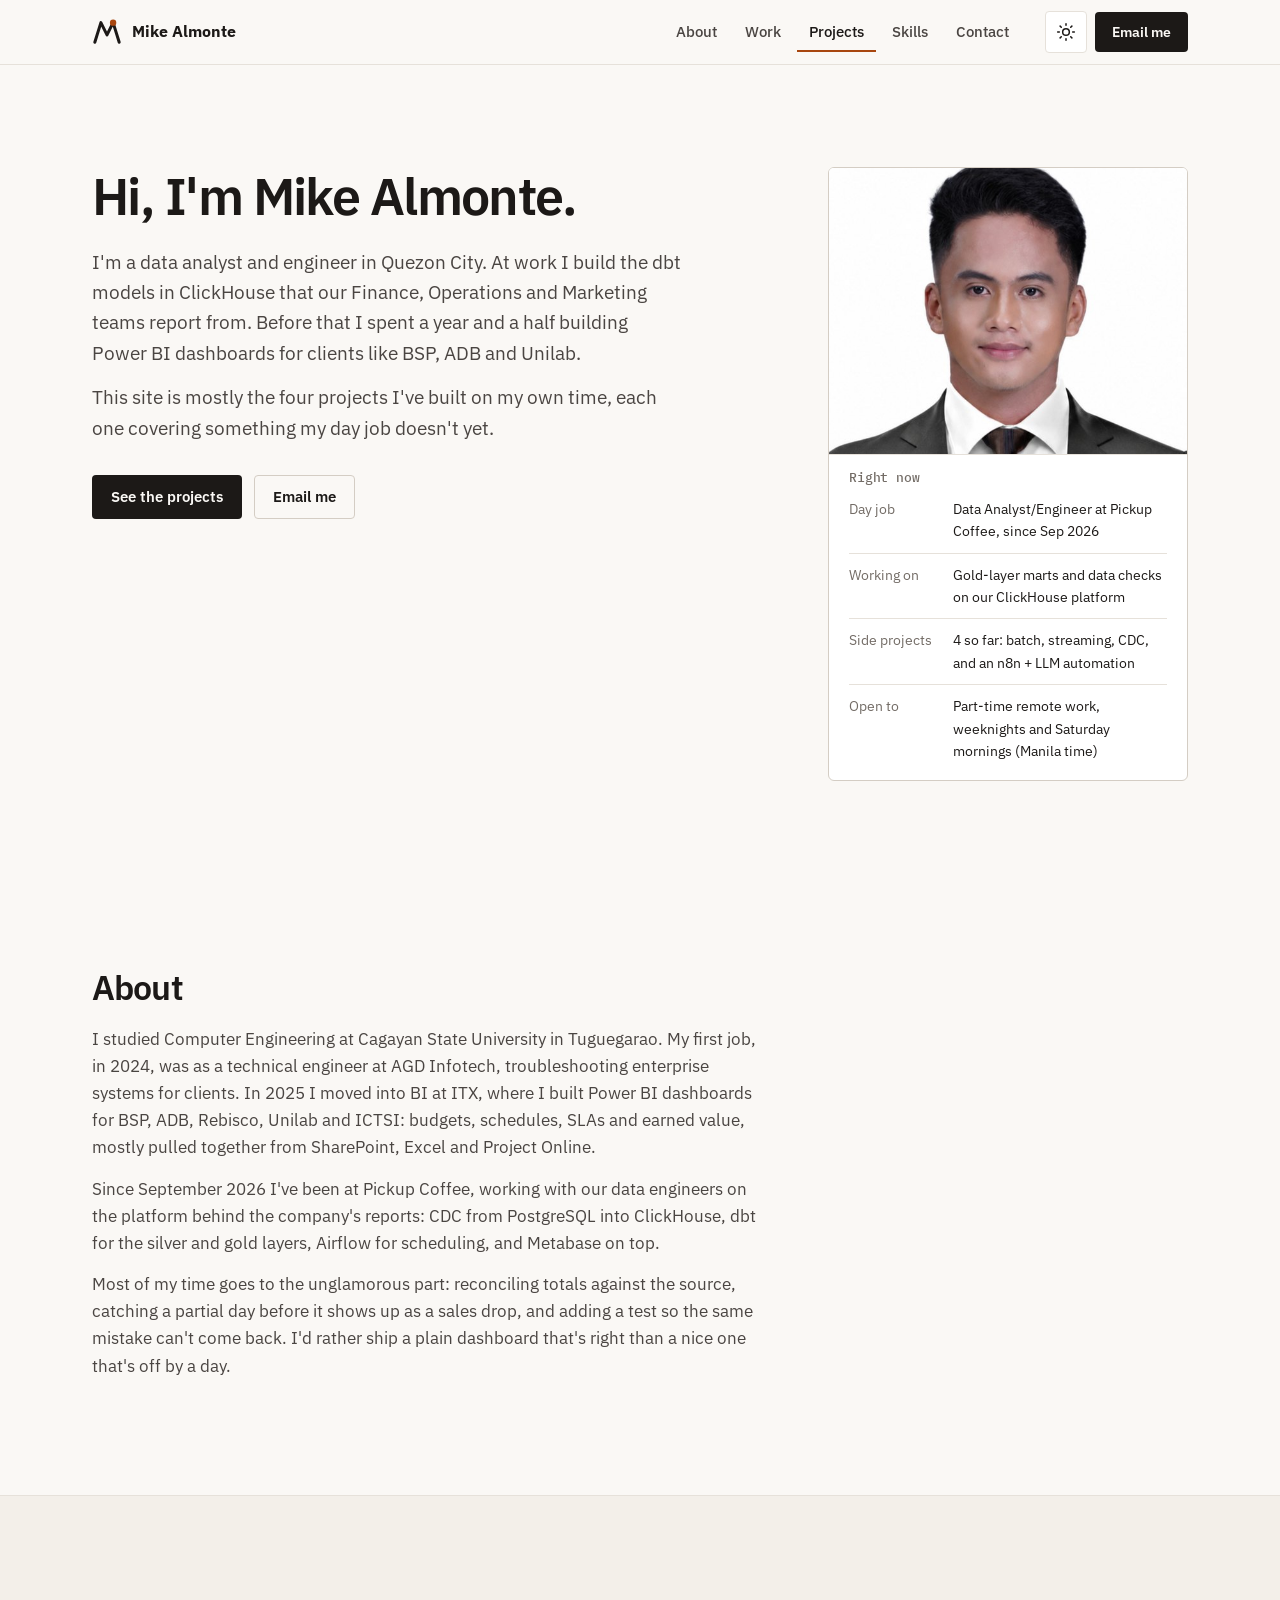
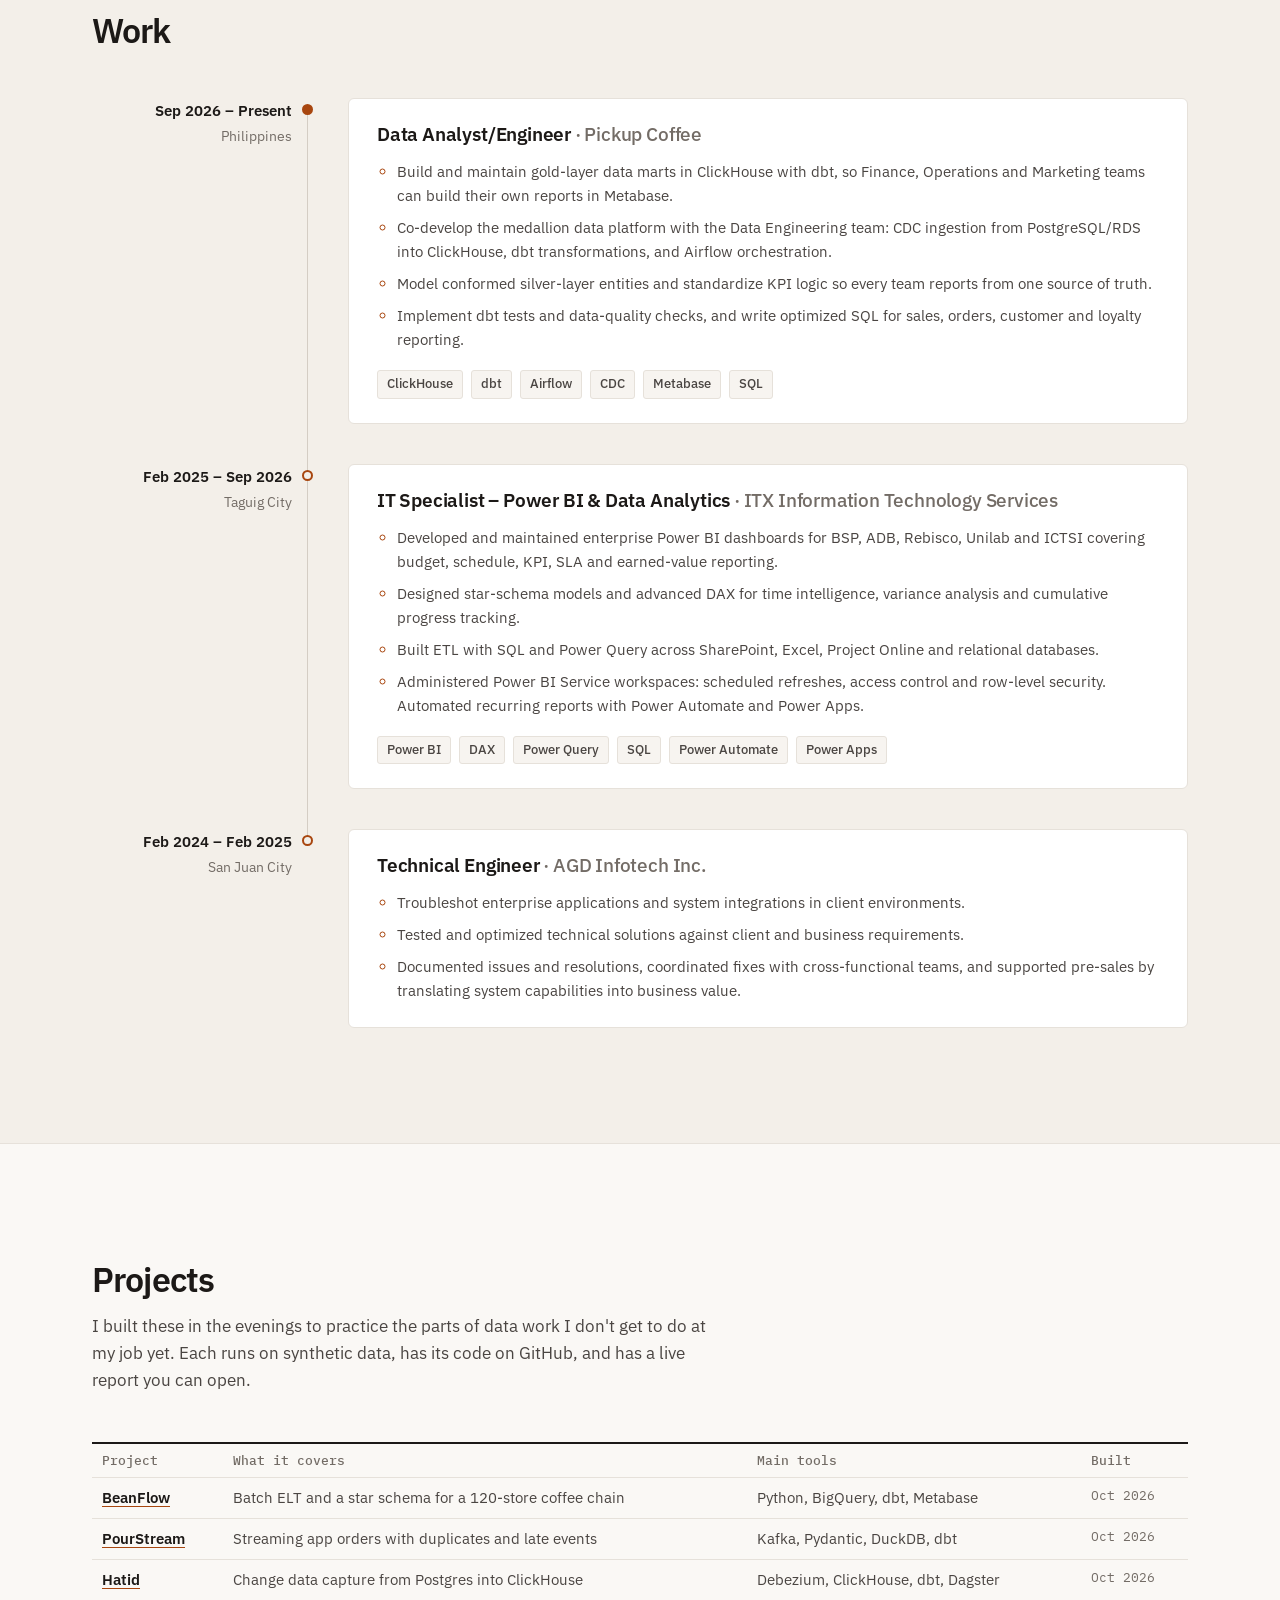
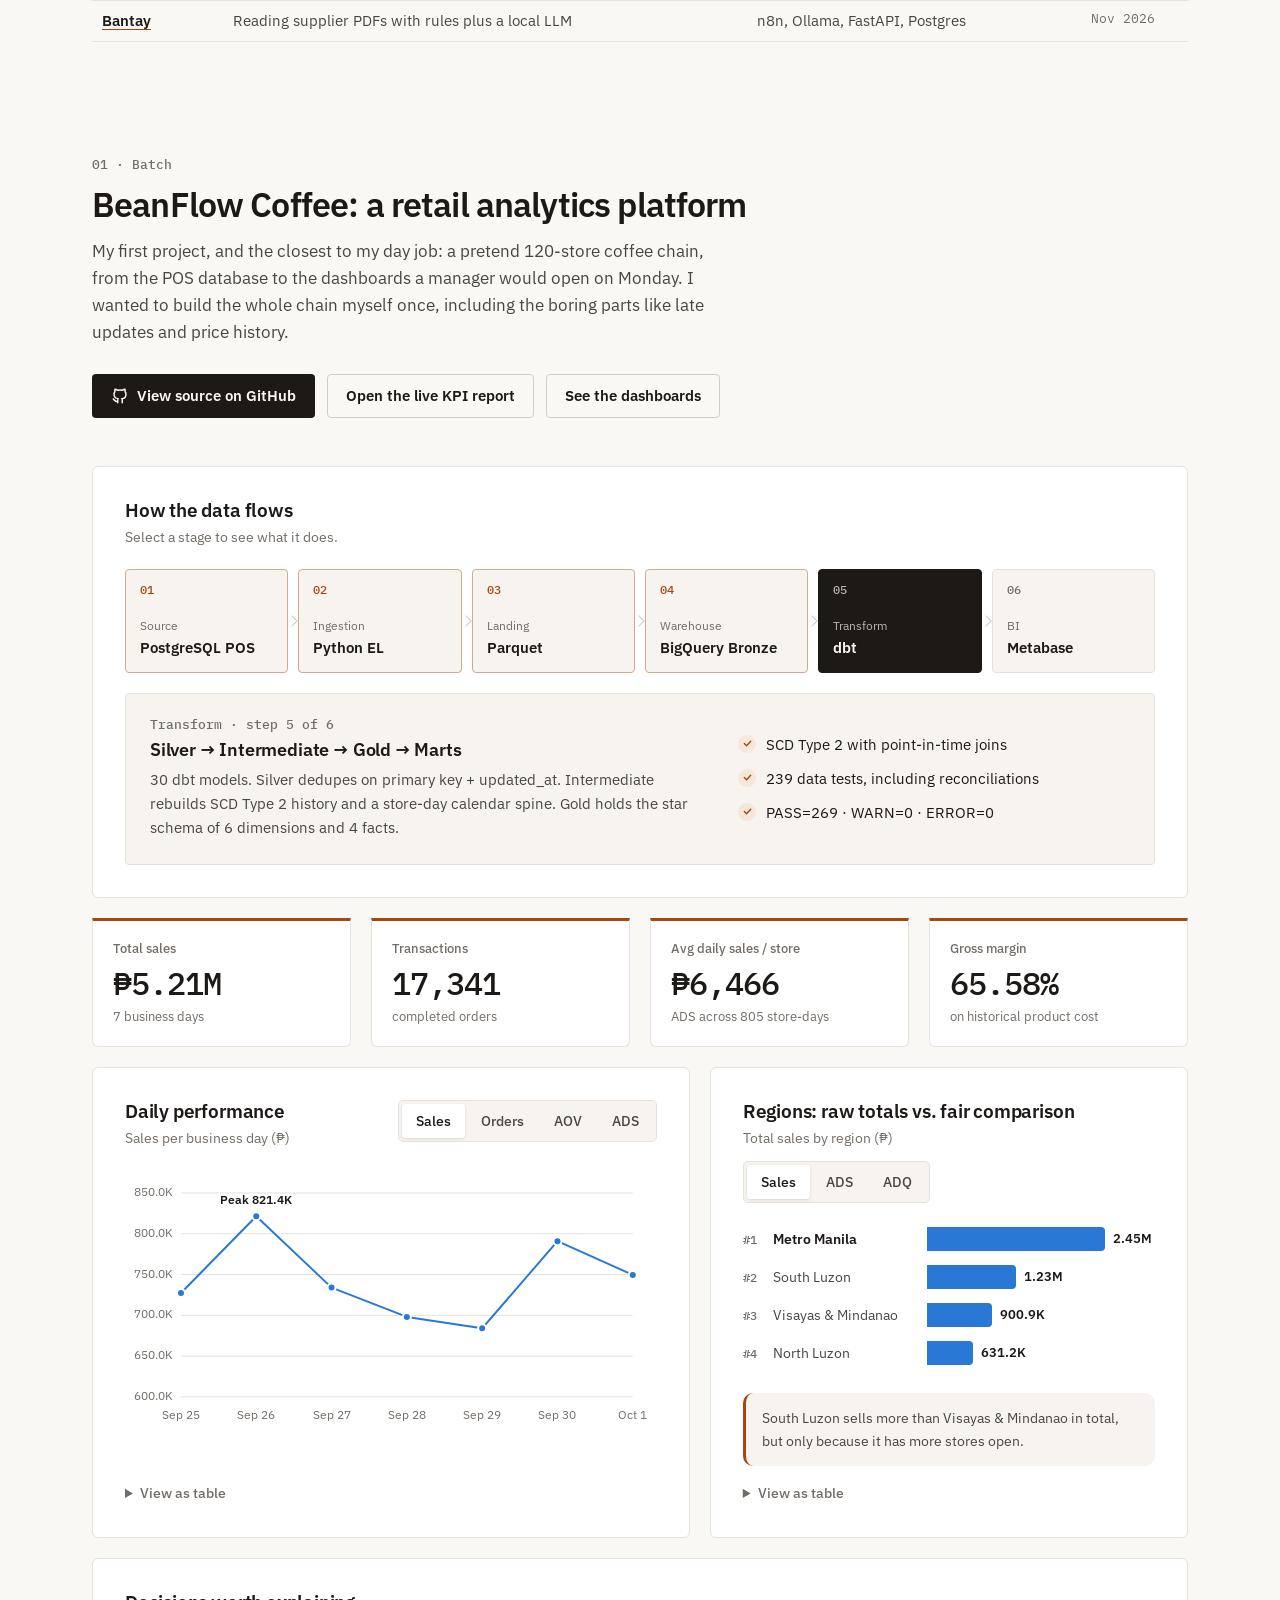
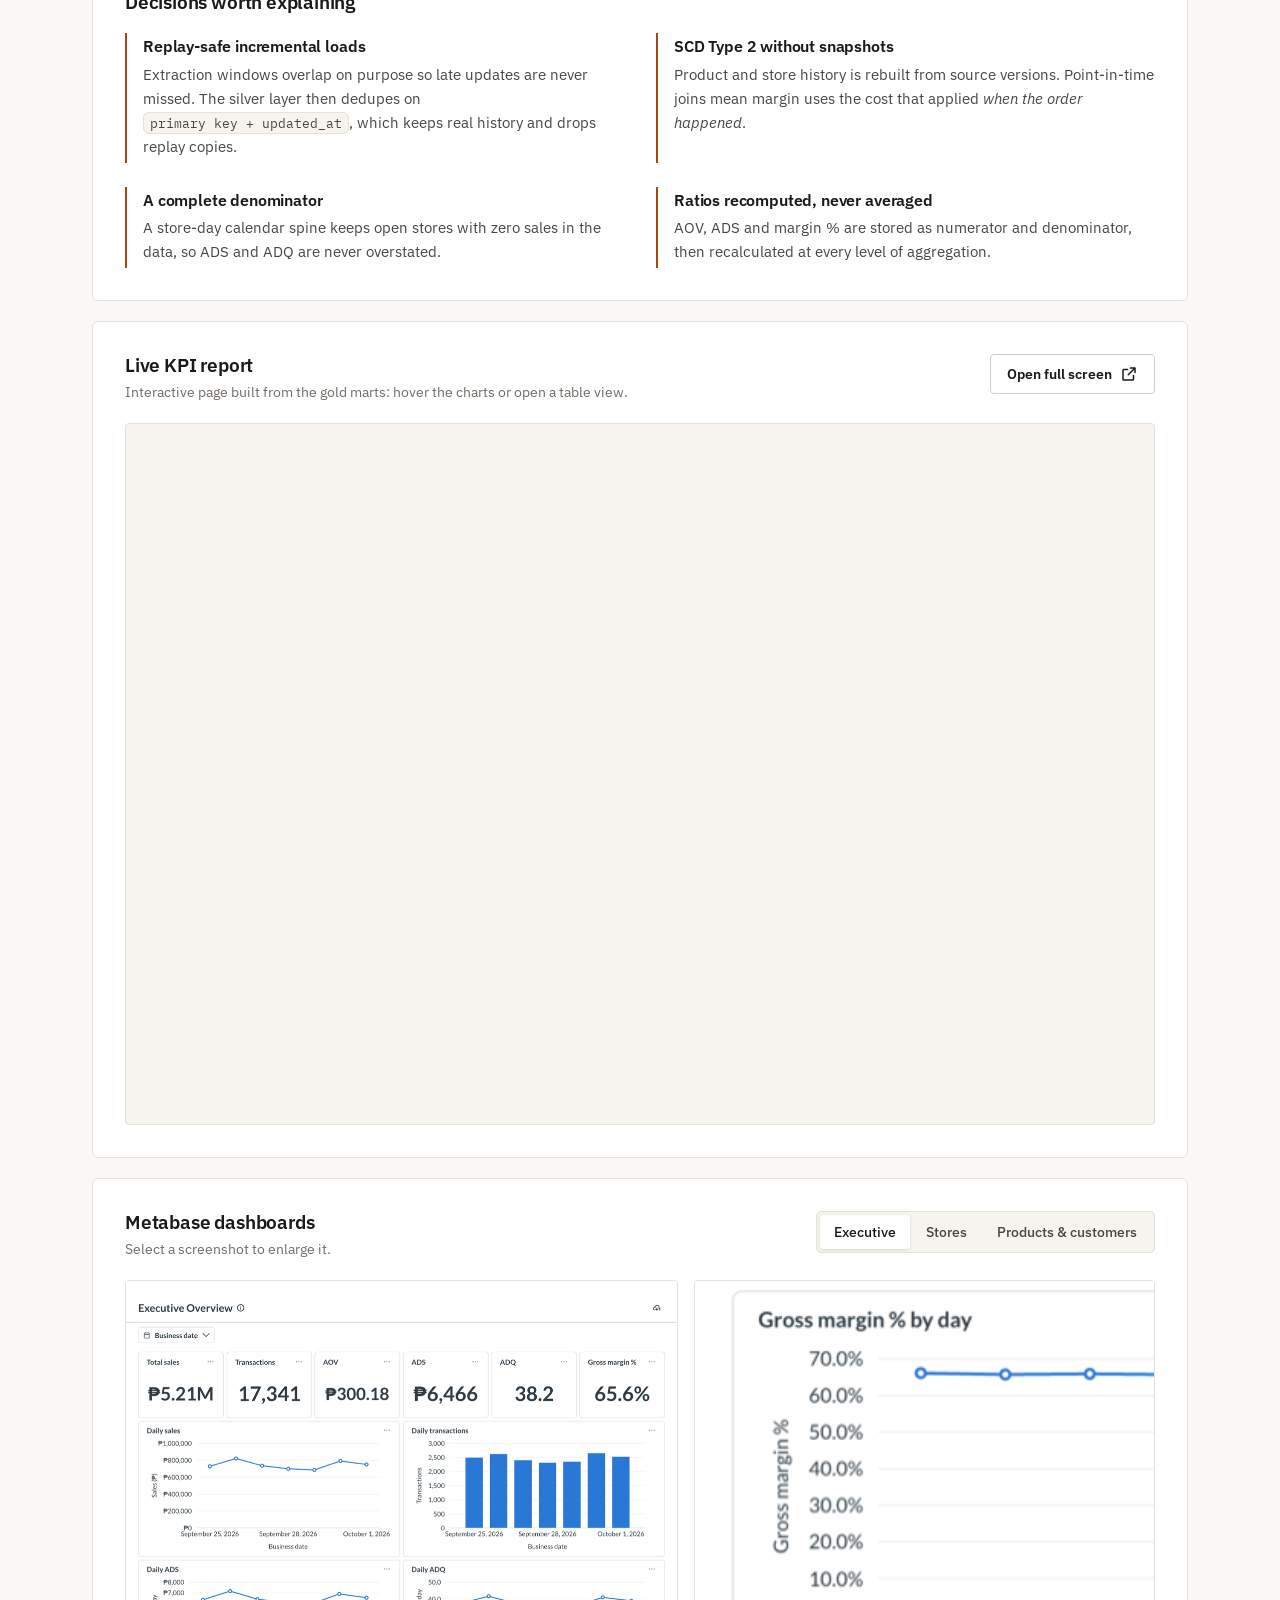
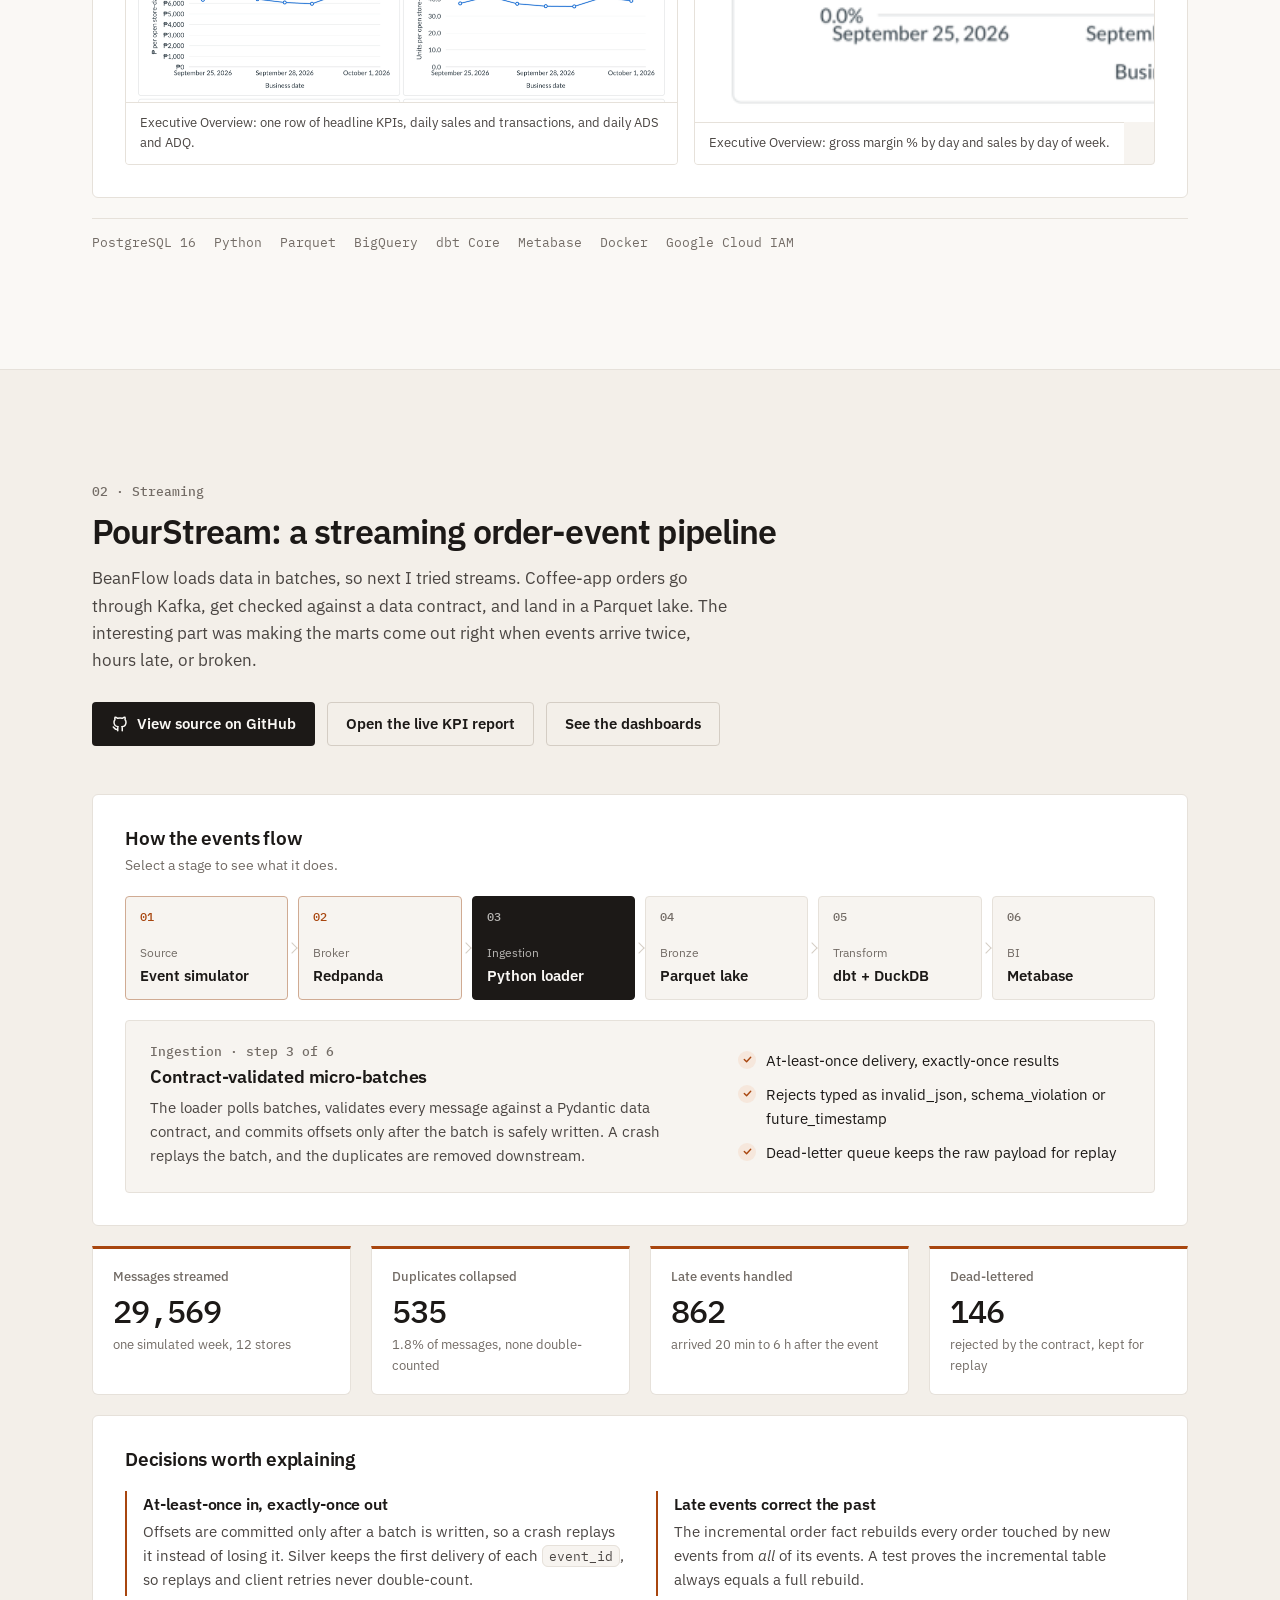
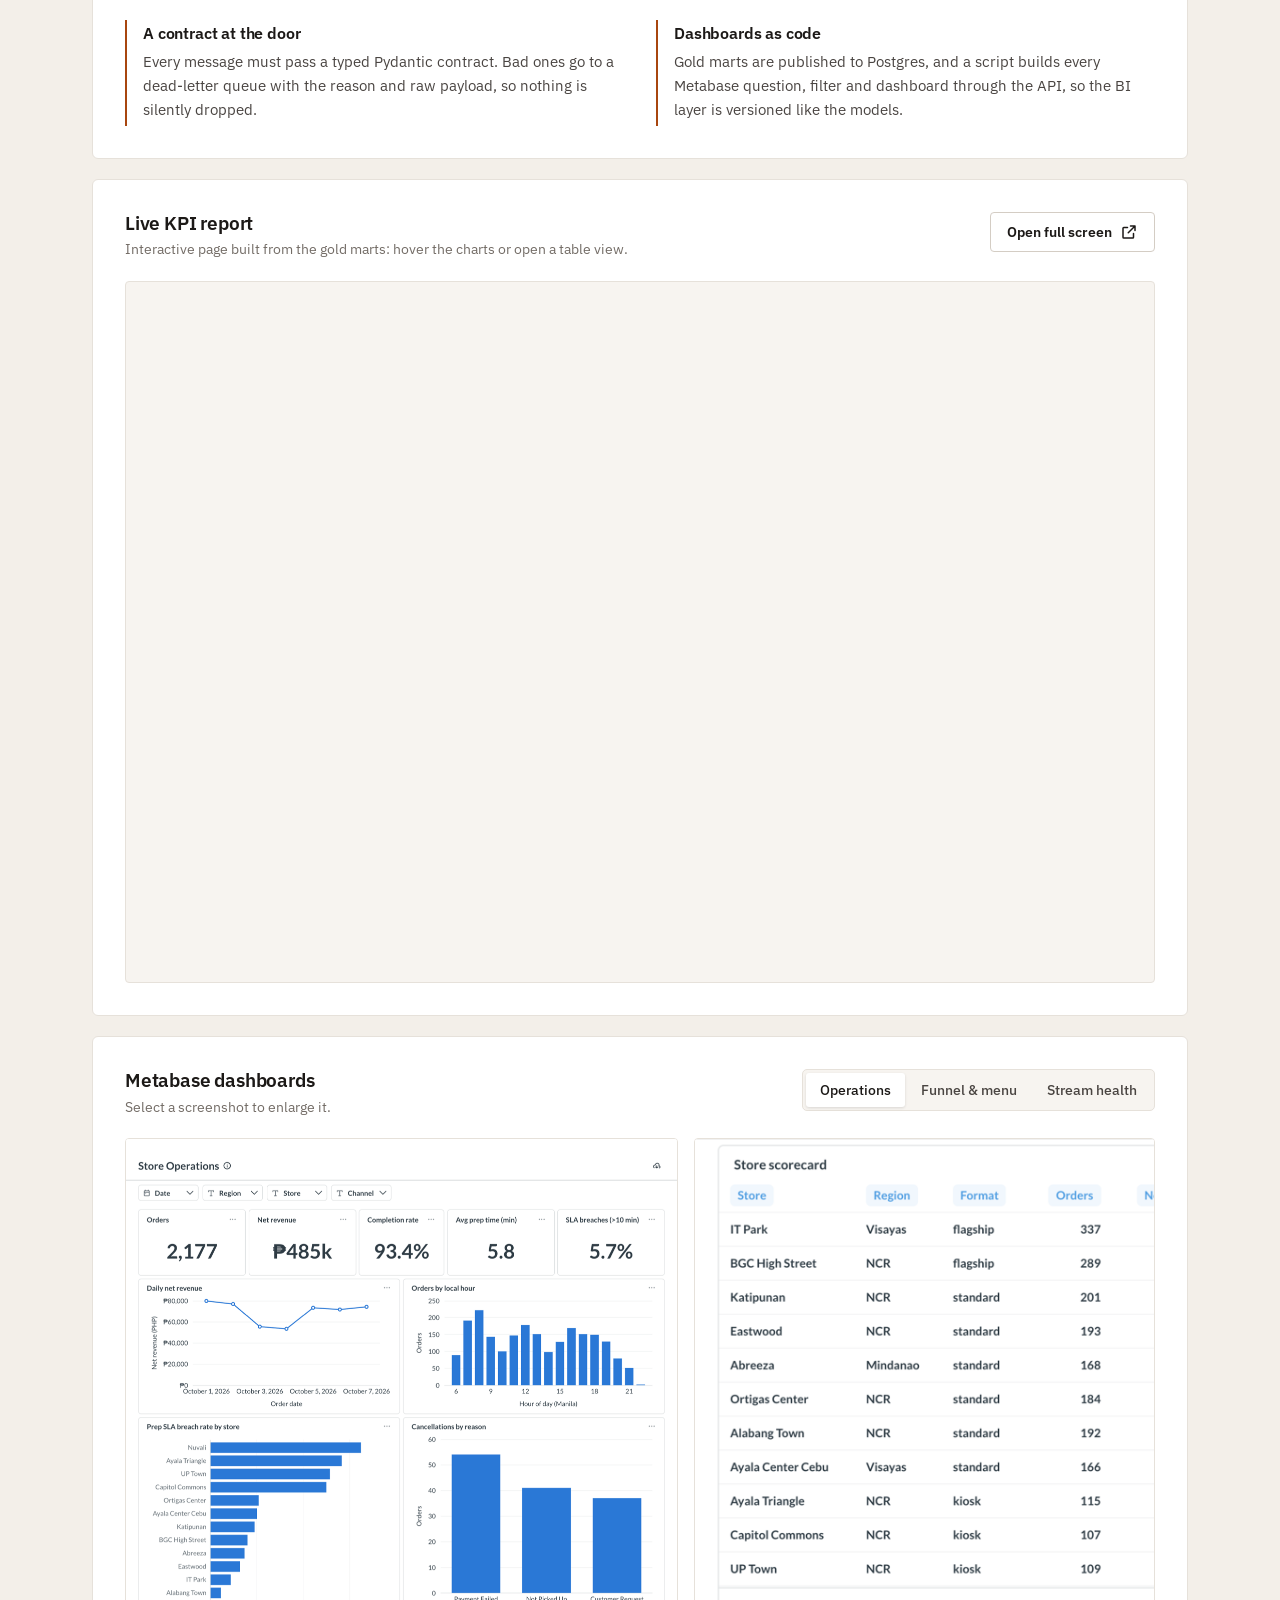
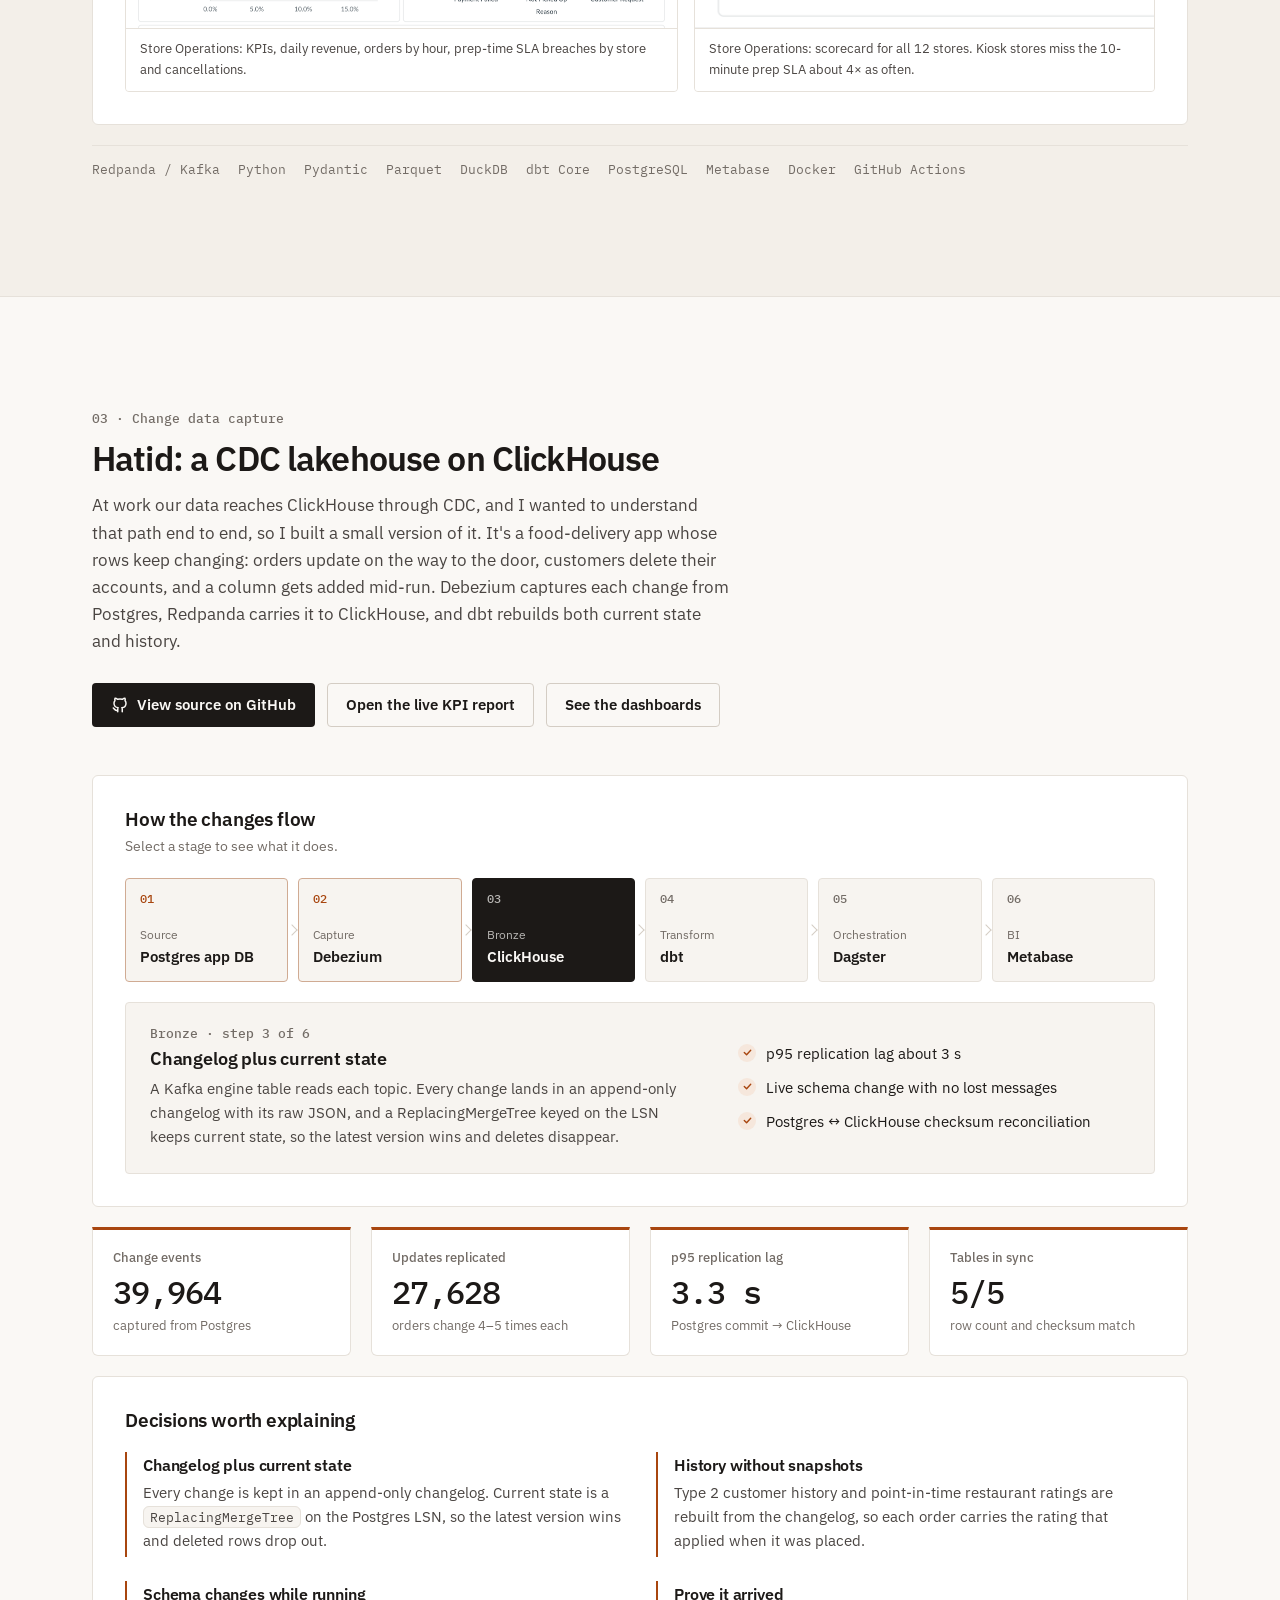
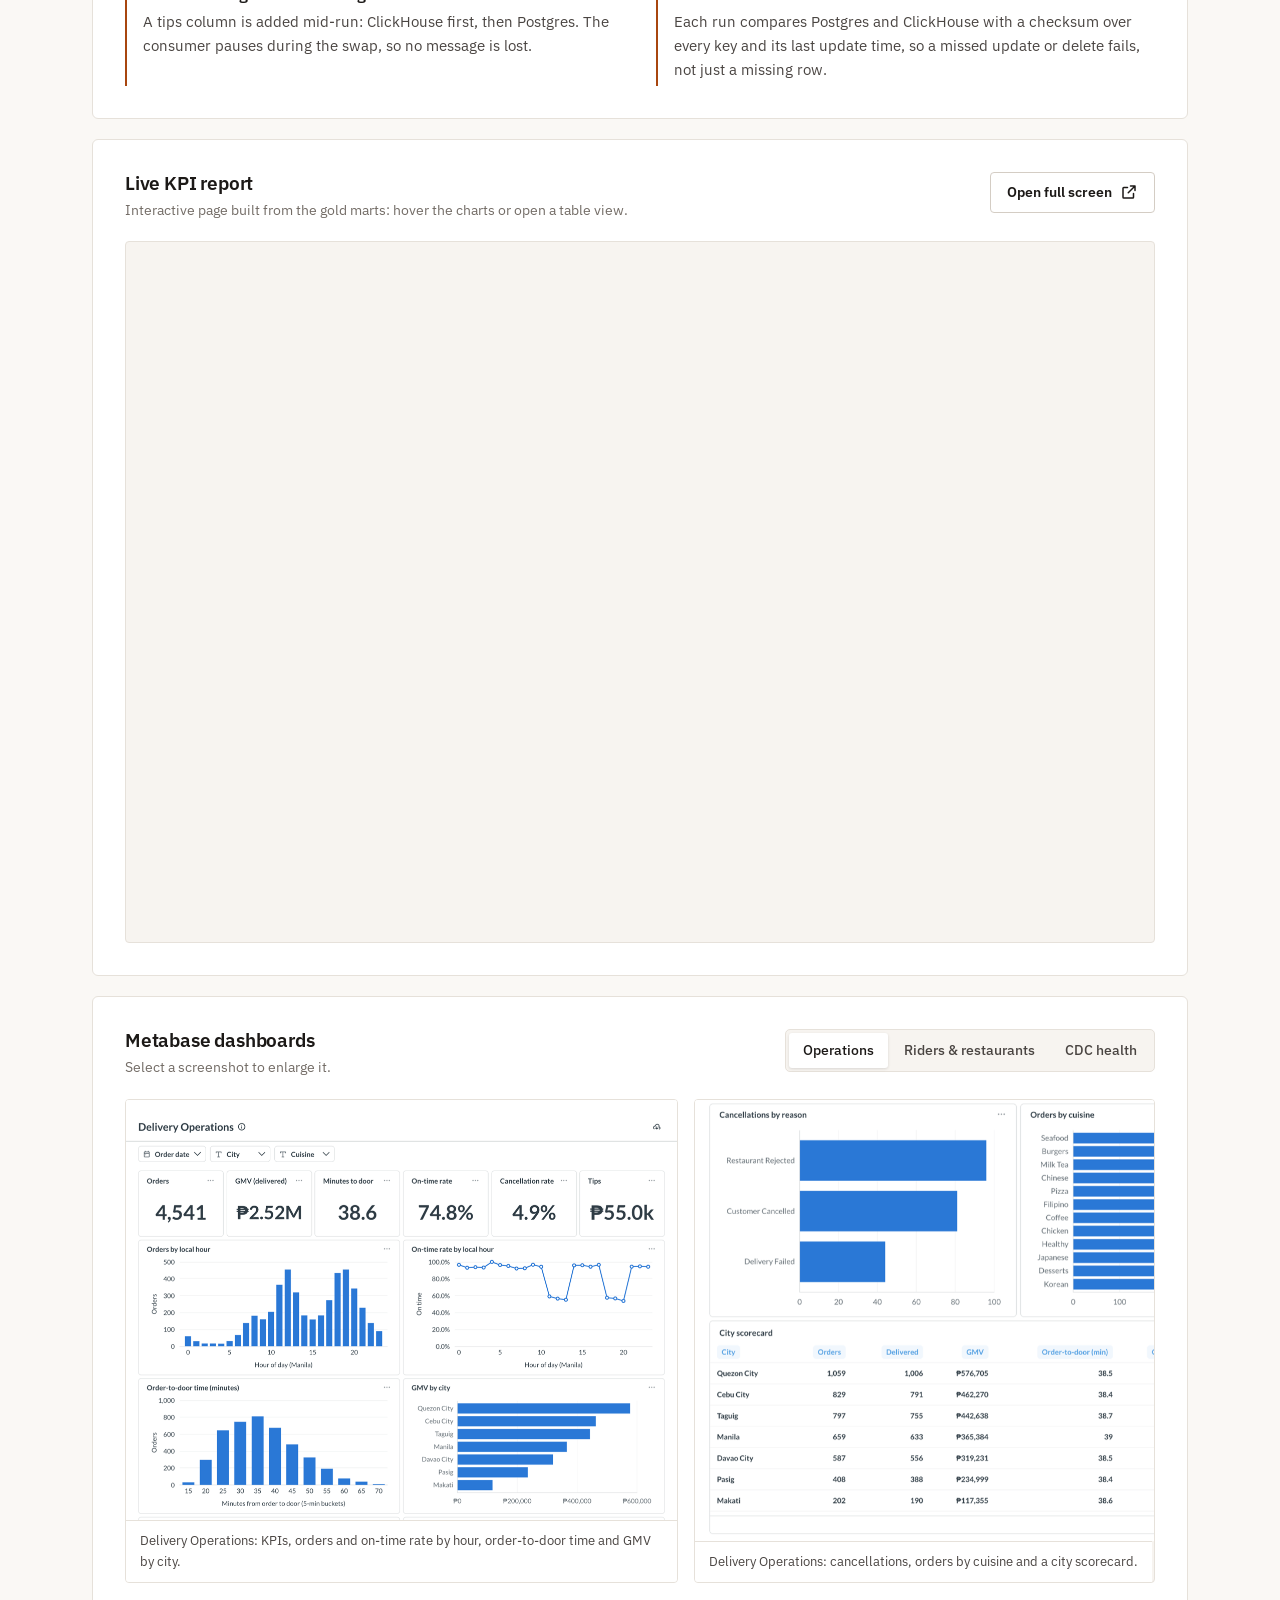
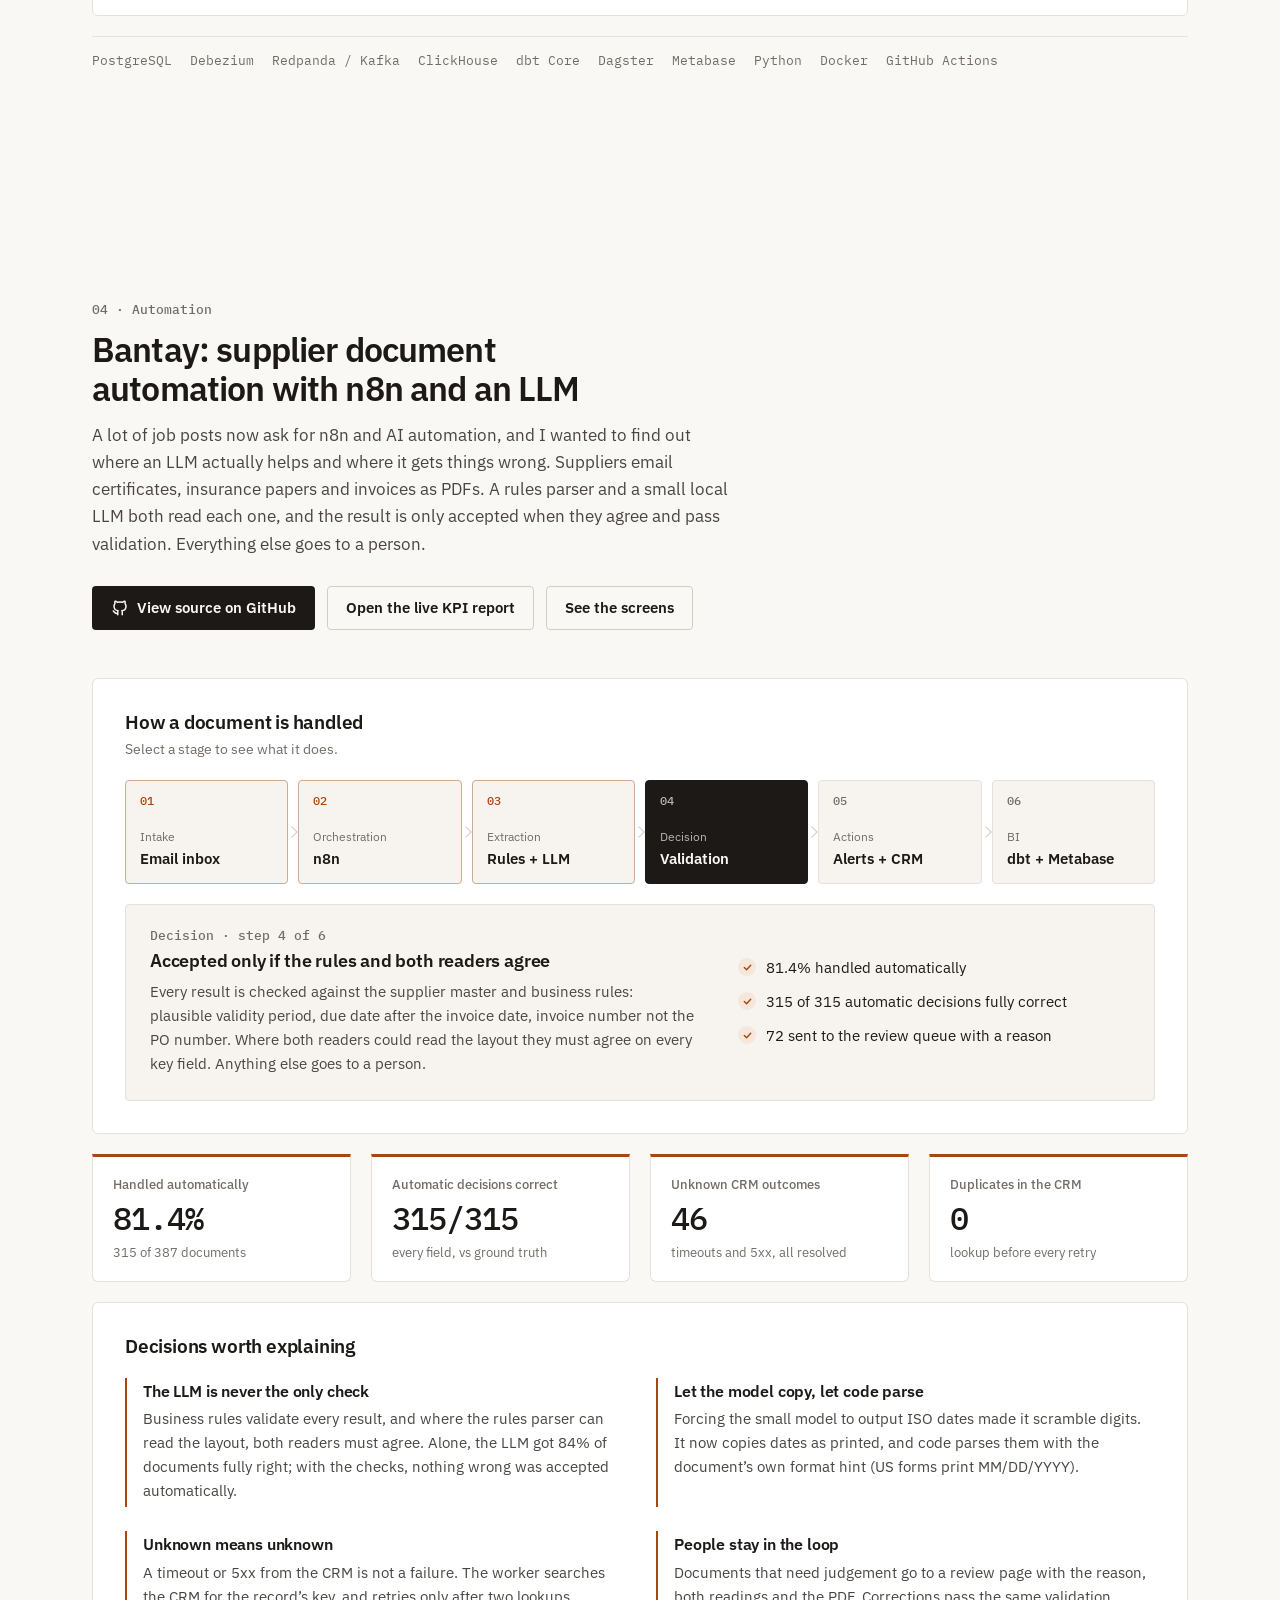
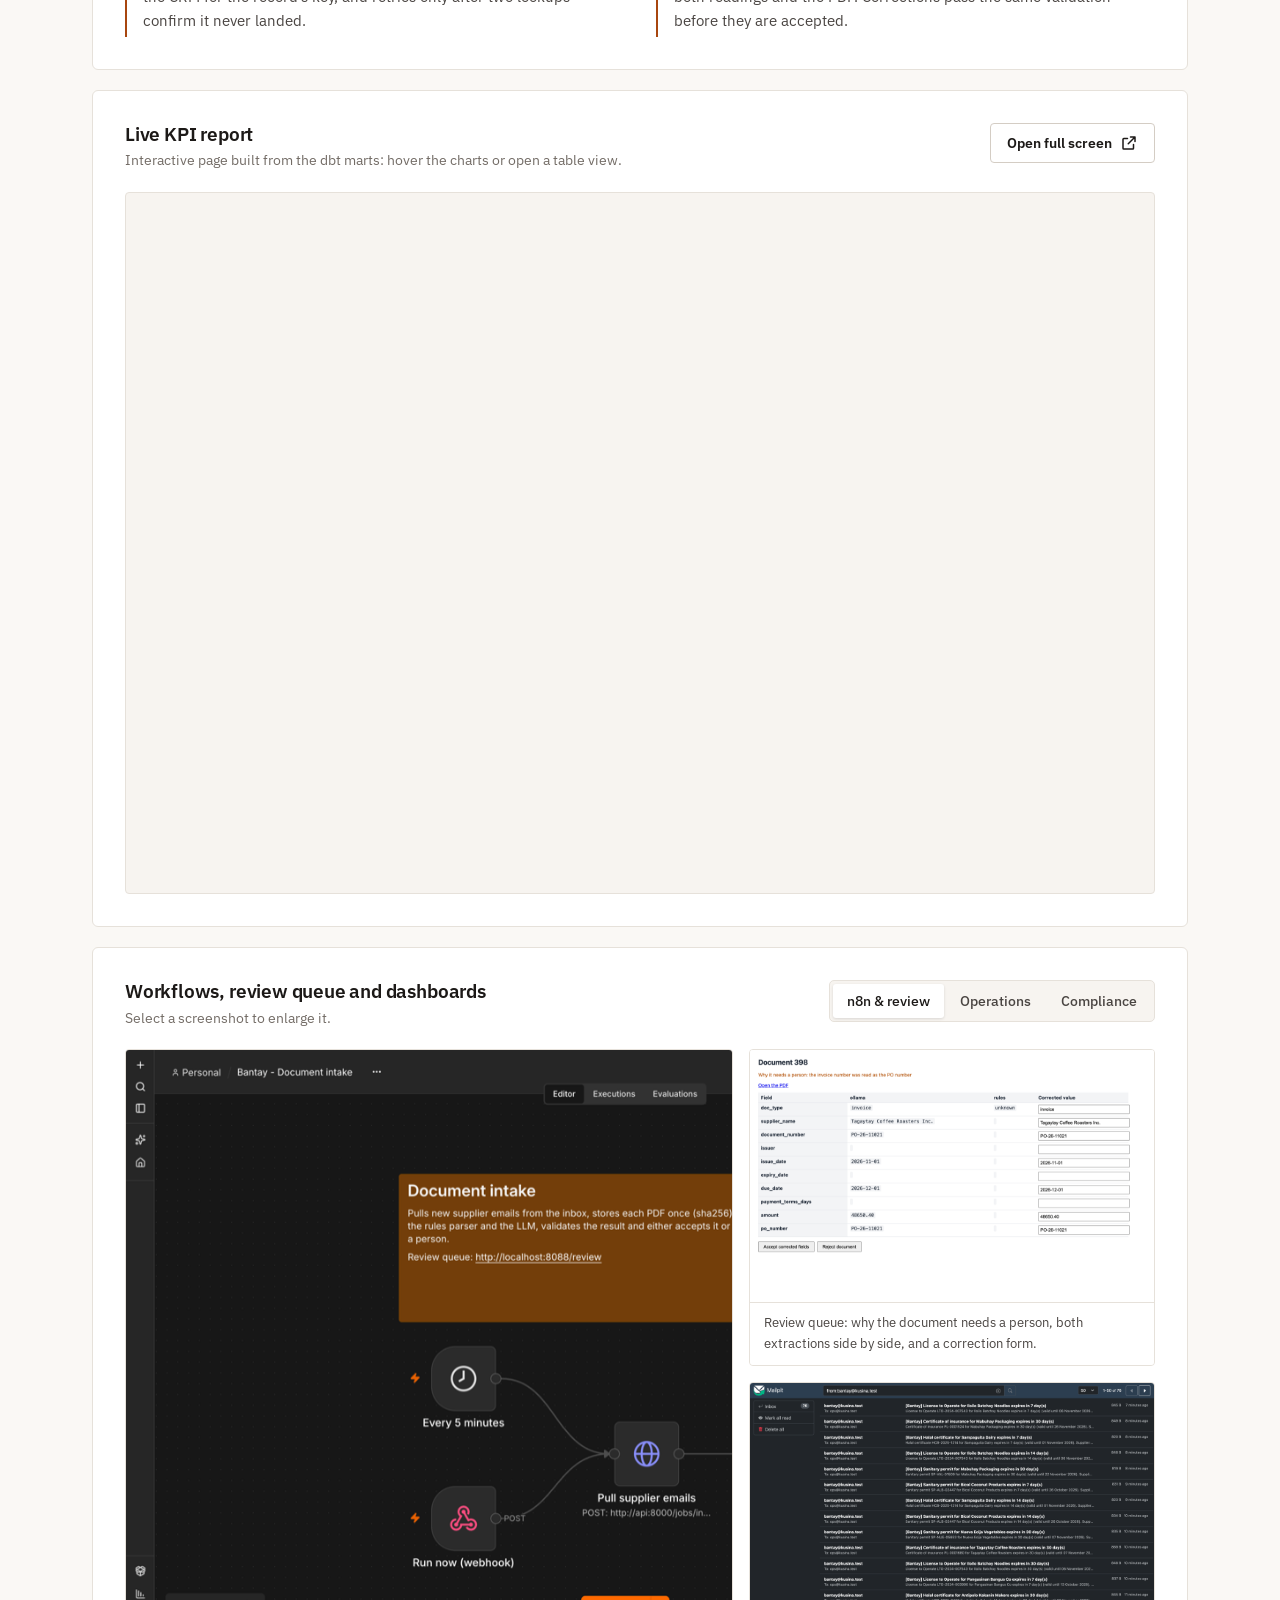
<file: index.html>
<!doctype html>
<html lang="en">
<head>
  <meta charset="utf-8">
  <meta name="viewport" content="width=device-width, initial-scale=1">
  <title>Mike Jay-Vee Almonte · Data Analyst / Engineer</title>
  <meta name="description" content="Data Analyst / Engineer in Quezon City, Philippines. I build dbt data marts, batch, streaming and CDC data pipelines, n8n and LLM automations, and Power BI / Metabase dashboards for retail and enterprise teams. Open to part-time remote work.">
  <meta name="author" content="Mike Jay-Vee Almonte">
  <meta name="theme-color" content="#faf8f5" media="(prefers-color-scheme: light)">
  <meta name="theme-color" content="#121110" media="(prefers-color-scheme: dark)">

  <meta property="og:type" content="website">
  <meta property="og:title" content="Mike Jay-Vee Almonte · Data Analyst / Engineer">
  <meta property="og:description" content="I build dbt data marts, batch, streaming and CDC data pipelines, and BI dashboards that teams can trust.">
  <meta property="og:image" content="https://almontemike2001-star.github.io/assets/img/mike.jpg">
  <meta name="twitter:card" content="summary">

  <link rel="icon" href="assets/favicon.svg" type="image/svg+xml">
  <link rel="preconnect" href="https://fonts.googleapis.com">
  <link rel="preconnect" href="https://fonts.gstatic.com" crossorigin>
  <link href="https://fonts.googleapis.com/css2?family=IBM+Plex+Sans:wght@400;500;600;700&family=IBM+Plex+Mono:wght@400;500&display=swap" rel="stylesheet">
  <link rel="stylesheet" href="assets/css/style.css">

  <!-- Apply saved theme before paint to avoid a flash -->
  <script>
    try { var t = localStorage.getItem('theme'); if (t) document.documentElement.setAttribute('data-theme', t); } catch (e) {}
  </script>

  <script type="application/ld+json">
  {
    "@context": "https://schema.org",
    "@type": "Person",
    "name": "Mike Jay-Vee Almonte",
    "jobTitle": "Data Analyst / Data Engineer",
    "address": { "@type": "PostalAddress", "addressLocality": "Quezon City", "addressCountry": "PH" },
    "email": "mailto:almontemike2001@gmail.com",
    "sameAs": [
      "https://linkedin.com/in/mjalmonte2001",
      "https://github.com/almontemike2001-star"
    ],
    "knowsAbout": ["SQL", "dbt", "Power BI", "DAX", "BigQuery", "ClickHouse", "PostgreSQL", "DuckDB", "Python", "Airflow", "Kafka", "Debezium", "Dagster", "Metabase", "Data modeling", "Data contracts"]
  }
  </script>
</head>
<body>
  <a class="skip-link" href="#main">Skip to content</a>

  <!-- ============ Header ============ -->
  <header class="site-header" id="top">
    <nav class="nav container" aria-label="Main">
      <a class="brand" href="#top" aria-label="Mike Jay-Vee Almonte, back to top">
        <svg class="brand-mark" viewBox="0 0 32 32" aria-hidden="true"><polyline points="3,27 9.5,6 16,19 22.5,6 29,27"/><circle cx="22.5" cy="6" r="3.4"/></svg>
        <span class="brand-name">Mike Almonte</span>
      </a>

      <ul class="nav-links" id="nav-links">
        <li><a href="#about">About</a></li>
        <li><a href="#experience">Work</a></li>
        <li><a href="#projects">Projects</a></li>
        <li><a href="#skills">Skills</a></li>
        <li><a href="#contact">Contact</a></li>
      </ul>

      <div class="nav-actions">
        <button class="icon-btn" id="theme-toggle" type="button" aria-label="Switch color theme">
          <svg class="icon-sun" viewBox="0 0 24 24" aria-hidden="true"><circle cx="12" cy="12" r="4"/><path d="M12 2v2M12 20v2M4.93 4.93l1.41 1.41M17.66 17.66l1.41 1.41M2 12h2M20 12h2M4.93 19.07l1.41-1.41M17.66 6.34l1.41-1.41"/></svg>
          <svg class="icon-moon" viewBox="0 0 24 24" aria-hidden="true"><path d="M21 12.79A9 9 0 1 1 11.21 3 7 7 0 0 0 21 12.79z"/></svg>
        </button>
        <a class="btn btn-sm btn-primary nav-cta" href="mailto:almontemike2001@gmail.com">Email me</a>
        <button class="icon-btn menu-btn" id="menu-toggle" type="button" aria-label="Open menu" aria-expanded="false" aria-controls="nav-links">
          <svg viewBox="0 0 24 24" aria-hidden="true"><path class="l1" d="M4 7h16"/><path class="l2" d="M4 12h16"/><path class="l3" d="M4 17h16"/></svg>
        </button>
      </div>
    </nav>
  </header>

  <main id="main">

    <!-- ============ Hero ============ -->
    <section class="hero container" aria-labelledby="hero-title">
      <div class="hero-copy">
        <h1 id="hero-title">Hi, I'm Mike Almonte.</h1>
        <p class="lead">
          I'm a data analyst and engineer in Quezon City. At work I build the dbt models in ClickHouse that our Finance, Operations and Marketing teams report from.
          Before that I spent a year and a half building Power BI dashboards for clients like BSP, ADB and Unilab.
        </p>
        <p class="lead">
          This site is mostly the four projects I've built on my own time, each one covering something my day job doesn't yet.
        </p>
        <div class="hero-ctas">
          <a class="btn btn-primary" href="#projects">See the projects</a>
          <a class="btn btn-ghost" href="mailto:almontemike2001@gmail.com">Email me</a>
        </div>
      </div>

      <aside class="now" aria-labelledby="now-title">
        <img class="portrait" src="assets/img/mike.jpg" width="560" height="560" alt="Mike Almonte">
        <h2 id="now-title" class="now-title">Right now</h2>
        <dl>
          <div><dt>Day job</dt><dd>Data Analyst/Engineer at Pickup Coffee, since Sep 2026</dd></div>
          <div><dt>Working on</dt><dd>Gold-layer marts and data checks on our ClickHouse platform</dd></div>
          <div><dt>Side projects</dt><dd>4 so far: batch, streaming, CDC, and an n8n + LLM automation</dd></div>
          <div><dt>Open to</dt><dd>Part-time remote work, weeknights and Saturday mornings (Manila time)</dd></div>
        </dl>
      </aside>
    </section>

    <!-- ============ About ============ -->
    <section class="section container" id="about" aria-labelledby="about-title">
      <div class="prose">
        <h2 id="about-title">About</h2>
        <p>
          I studied Computer Engineering at Cagayan State University in Tuguegarao. My first job, in 2024, was as a technical engineer at AGD Infotech,
          troubleshooting enterprise systems for clients. In 2025 I moved into BI at ITX, where I built Power BI dashboards for BSP, ADB, Rebisco, Unilab and ICTSI:
          budgets, schedules, SLAs and earned value, mostly pulled together from SharePoint, Excel and Project Online.
        </p>
        <p>
          Since September 2026 I've been at Pickup Coffee, working with our data engineers on the platform behind the company's reports:
          CDC from PostgreSQL into ClickHouse, dbt for the silver and gold layers, Airflow for scheduling, and Metabase on top.
        </p>
        <p>
          Most of my time goes to the unglamorous part: reconciling totals against the source, catching a partial day before it shows up as a sales drop,
          and adding a test so the same mistake can't come back. I'd rather ship a plain dashboard that's right than a nice one that's off by a day.
        </p>
      </div>
    </section>

    <!-- ============ Experience ============ -->
    <section class="section section-alt" id="experience" aria-labelledby="exp-title">
      <div class="container">
        <div class="section-head">
          <h2 id="exp-title">Work</h2>
        </div>

        <ol class="timeline">
          <li class="tl-item">
            <div class="tl-meta">
              <span class="tl-date">Sep 2026 – Present</span>
              <span class="tl-place">Philippines</span>
            </div>
            <div class="tl-body">
              <h3>Data Analyst/Engineer <span class="at">· Pickup Coffee</span></h3>
              <ul>
                <li>Build and maintain gold-layer data marts in ClickHouse with dbt, so Finance, Operations and Marketing teams can build their own reports in Metabase.</li>
                <li>Co-develop the medallion data platform with the Data Engineering team: CDC ingestion from PostgreSQL/RDS into ClickHouse, dbt transformations, and Airflow orchestration.</li>
                <li>Model conformed silver-layer entities and standardize KPI logic so every team reports from one source of truth.</li>
                <li>Implement dbt tests and data-quality checks, and write optimized SQL for sales, orders, customer and loyalty reporting.</li>
              </ul>
              <ul class="tags" aria-label="Stack">
                <li>ClickHouse</li><li>dbt</li><li>Airflow</li><li>CDC</li><li>Metabase</li><li>SQL</li>
              </ul>
            </div>
          </li>

          <li class="tl-item">
            <div class="tl-meta">
              <span class="tl-date">Feb 2025 – Sep 2026</span>
              <span class="tl-place">Taguig City</span>
            </div>
            <div class="tl-body">
              <h3>IT Specialist – Power BI &amp; Data Analytics <span class="at">· ITX Information Technology Services</span></h3>
              <ul>
                <li>Developed and maintained enterprise Power BI dashboards for BSP, ADB, Rebisco, Unilab and ICTSI covering budget, schedule, KPI, SLA and earned-value reporting.</li>
                <li>Designed star-schema models and advanced DAX for time intelligence, variance analysis and cumulative progress tracking.</li>
                <li>Built ETL with SQL and Power Query across SharePoint, Excel, Project Online and relational databases.</li>
                <li>Administered Power BI Service workspaces: scheduled refreshes, access control and row-level security. Automated recurring reports with Power Automate and Power Apps.</li>
              </ul>
              <ul class="tags" aria-label="Stack">
                <li>Power BI</li><li>DAX</li><li>Power Query</li><li>SQL</li><li>Power Automate</li><li>Power Apps</li>
              </ul>
            </div>
          </li>

          <li class="tl-item">
            <div class="tl-meta">
              <span class="tl-date">Feb 2024 – Feb 2025</span>
              <span class="tl-place">San Juan City</span>
            </div>
            <div class="tl-body">
              <h3>Technical Engineer <span class="at">· AGD Infotech Inc.</span></h3>
              <ul>
                <li>Troubleshot enterprise applications and system integrations in client environments.</li>
                <li>Tested and optimized technical solutions against client and business requirements.</li>
                <li>Documented issues and resolutions, coordinated fixes with cross-functional teams, and supported pre-sales by translating system capabilities into business value.</li>
              </ul>
            </div>
          </li>
        </ol>
      </div>
    </section>

    <!-- ============ Projects index ============ -->
    <section class="section container" id="projects" aria-labelledby="projects-title">
      <div class="section-head">
        <h2 id="projects-title">Projects</h2>
        <p class="section-sub">
          I built these in the evenings to practice the parts of data work I don't get to do at my job yet.
          Each runs on synthetic data, has its code on GitHub, and has a live report you can open.
        </p>
      </div>
      <div class="table-wrap index-wrap">
        <table class="project-index">
          <thead><tr><th>Project</th><th>What it covers</th><th>Main tools</th><th>Built</th></tr></thead>
          <tbody>
            <tr><td><a href="#project">BeanFlow</a></td><td>Batch ELT and a star schema for a 120-store coffee chain</td><td>Python, BigQuery, dbt, Metabase</td><td>Oct 2026</td></tr>
            <tr><td><a href="#pourstream">PourStream</a></td><td>Streaming app orders with duplicates and late events</td><td>Kafka, Pydantic, DuckDB, dbt</td><td>Oct 2026</td></tr>
            <tr><td><a href="#hatid">Hatid</a></td><td>Change data capture from Postgres into ClickHouse</td><td>Debezium, ClickHouse, dbt, Dagster</td><td>Oct 2026</td></tr>
            <tr><td><a href="#bantay">Bantay</a></td><td>Reading supplier PDFs with rules plus a local LLM</td><td>n8n, Ollama, FastAPI, Postgres</td><td>Nov 2026</td></tr>
          </tbody>
        </table>
      </div>
    </section>

    <!-- ============ Project 1: BeanFlow ============ -->
    <section class="section container" id="project" aria-labelledby="project-title">
      <div class="section-head">
        <p class="eyebrow">01 · Batch</p>
        <h2 id="project-title">BeanFlow Coffee: a retail analytics platform</h2>
        <p class="section-sub">
          My first project, and the closest to my day job: a pretend 120-store coffee chain, from the POS database to the dashboards a manager would open on Monday.
          I wanted to build the whole chain myself once, including the boring parts like late updates and price history.
        </p>
        <div class="project-links">
          <a class="btn btn-primary" href="https://github.com/almontemike2001-star/retail-analytics-platform" target="_blank" rel="noopener">
            <svg viewBox="0 0 24 24" aria-hidden="true"><path d="M9 19c-4.3 1.4-4.3-2.5-6-3m12 5v-3.5c0-1 .1-1.4-.5-2 2.8-.3 5.5-1.4 5.5-6a4.6 4.6 0 0 0-1.3-3.2 4.2 4.2 0 0 0-.1-3.2s-1.1-.3-3.5 1.3a12 12 0 0 0-6.2 0C6.5 2.8 5.4 3.1 5.4 3.1a4.2 4.2 0 0 0-.1 3.2A4.6 4.6 0 0 0 4 9.5c0 4.6 2.7 5.7 5.5 6-.6.6-.6 1.2-.5 2V21"/></svg>
            View source on GitHub
          </a>
          <a class="btn btn-ghost" href="https://almontemike2001-star.github.io/retail-analytics-platform/kpi_report.html" target="_blank" rel="noopener">Open the live KPI report</a>
          <a class="btn btn-ghost" href="#dashboards">See the dashboards</a>
        </div>
      </div>

      <!-- Pipeline -->
      <div class="panel">
        <div class="panel-head">
          <h3>How the data flows</h3>
          <p class="hint">Select a stage to see what it does.</p>
        </div>
        <div class="pipeline" role="tablist" aria-label="Pipeline stages" id="pipeline"></div>
        <div class="stage-detail" id="stage-detail" role="tabpanel" aria-live="polite"></div>
      </div>

      <!-- KPI tiles -->
      <div class="kpi-row" aria-label="Validated results, 25 Sep – 1 Oct 2026">
        <div class="kpi"><span class="kpi-label">Total sales</span><span class="kpi-value" data-count="5.21" data-decimals="2" data-prefix="₱" data-suffix="M">₱5.21M</span><span class="kpi-note">7 business days</span></div>
        <div class="kpi"><span class="kpi-label">Transactions</span><span class="kpi-value" data-count="17341" data-format="int">17,341</span><span class="kpi-note">completed orders</span></div>
        <div class="kpi"><span class="kpi-label">Avg daily sales / store</span><span class="kpi-value" data-count="6466" data-format="int" data-prefix="₱">₱6,466</span><span class="kpi-note">ADS across 805 store-days</span></div>
        <div class="kpi"><span class="kpi-label">Gross margin</span><span class="kpi-value" data-count="65.58" data-decimals="2" data-suffix="%">65.58%</span><span class="kpi-note">on historical product cost</span></div>
      </div>

      <!-- Charts -->
      <div class="chart-grid">
        <figure class="panel chart-card" id="trend-card">
          <div class="panel-head chart-head">
            <figcaption>
              <h3>Daily performance</h3>
              <p class="hint" id="trend-sub">Sales per business day (₱)</p>
            </figcaption>
            <div class="seg" role="group" aria-label="Metric" id="trend-metric">
              <button type="button" data-metric="sales" aria-pressed="true">Sales</button>
              <button type="button" data-metric="tx" aria-pressed="false">Orders</button>
              <button type="button" data-metric="aov" aria-pressed="false">AOV</button>
              <button type="button" data-metric="ads" aria-pressed="false">ADS</button>
            </div>
          </div>
          <div class="chart" id="trend-chart"></div>
          <details class="table-view">
            <summary>View as table</summary>
            <div class="table-wrap"><table id="trend-table"></table></div>
          </details>
        </figure>

        <figure class="panel chart-card" id="region-card">
          <div class="panel-head chart-head">
            <figcaption>
              <h3>Regions: raw totals vs. fair comparison</h3>
              <p class="hint" id="region-sub">Total sales by region (₱)</p>
            </figcaption>
            <div class="seg" role="group" aria-label="Metric" id="region-metric">
              <button type="button" data-metric="sales" aria-pressed="true">Sales</button>
              <button type="button" data-metric="ads" aria-pressed="false">ADS</button>
              <button type="button" data-metric="adq" aria-pressed="false">ADQ</button>
            </div>
          </div>
          <div class="chart" id="region-chart"></div>
          <p class="chart-insight" id="region-insight"></p>
          <details class="table-view">
            <summary>View as table</summary>
            <div class="table-wrap"><table id="region-table"></table></div>
          </details>
        </figure>
      </div>

      <!-- Decisions -->
      <div class="panel">
        <div class="panel-head"><h3>Decisions worth explaining</h3></div>
        <div class="decisions">
          <div class="decision">
            <h4>Replay-safe incremental loads</h4>
            <p>Extraction windows overlap on purpose so late updates are never missed. The silver layer then dedupes on <code>primary key + updated_at</code>, which keeps real history and drops replay copies.</p>
          </div>
          <div class="decision">
            <h4>SCD Type 2 without snapshots</h4>
            <p>Product and store history is rebuilt from source versions. Point-in-time joins mean margin uses the cost that applied <em>when the order happened</em>.</p>
          </div>
          <div class="decision">
            <h4>A complete denominator</h4>
            <p>A store-day calendar spine keeps open stores with zero sales in the data, so ADS and ADQ are never overstated.</p>
          </div>
          <div class="decision">
            <h4>Ratios recomputed, never averaged</h4>
            <p>AOV, ADS and margin % are stored as numerator and denominator, then recalculated at every level of aggregation.</p>
          </div>
        </div>
      </div>

      <!-- Live report -->
      <div class="panel" id="live-report">
        <div class="panel-head chart-head">
          <div>
            <h3 id="bf-live-title">Live KPI report</h3>
            <p class="hint">Interactive page built from the gold marts: hover the charts or open a table view.</p>
          </div>
          <a class="btn btn-ghost btn-sm" href="https://almontemike2001-star.github.io/retail-analytics-platform/kpi_report.html" target="_blank" rel="noopener">Open full screen
            <svg viewBox="0 0 24 24" aria-hidden="true"><path d="M14 4h6v6M20 4l-9 9M18 14v5a1 1 0 0 1-1 1H5a1 1 0 0 1-1-1V7a1 1 0 0 1 1-1h5"/></svg>
          </a>
        </div>
        <div class="live-frame">
          <iframe src="https://almontemike2001-star.github.io/retail-analytics-platform/kpi_report.html" title="BeanFlow live KPI report" loading="lazy" aria-labelledby="bf-live-title"></iframe>
        </div>
      </div>

      <!-- Dashboards -->
      <div class="panel" id="dashboards">
        <div class="panel-head chart-head">
          <div>
            <h3>Metabase dashboards</h3>
            <p class="hint">Select a screenshot to enlarge it.</p>
          </div>
          <div class="seg" role="tablist" aria-label="Dashboard" id="gallery-tabs">
            <button type="button" role="tab" data-tab="exec" aria-selected="true">Executive</button>
            <button type="button" role="tab" data-tab="store" aria-selected="false">Stores</button>
            <button type="button" role="tab" data-tab="product" aria-selected="false">Products &amp; customers</button>
          </div>
        </div>
        <div class="gallery" id="gallery"></div>
      </div>

      <!-- Stack -->
      <div class="stack-strip" aria-label="Project stack">
        <span>PostgreSQL 16</span><span>Python</span><span>Parquet</span><span>BigQuery</span><span>dbt Core</span><span>Metabase</span><span>Docker</span><span>Google Cloud IAM</span>
      </div>
    </section>

    <!-- ============ Project 2: PourStream ============ -->
    <section class="section section-alt" id="pourstream" aria-labelledby="ps-title">
      <div class="container">
        <div class="section-head">
          <p class="eyebrow">02 · Streaming</p>
          <h2 id="ps-title">PourStream: a streaming order-event pipeline</h2>
          <p class="section-sub">
            BeanFlow loads data in batches, so next I tried streams. Coffee-app orders go through Kafka, get checked against a data contract, and land in a Parquet lake.
            The interesting part was making the marts come out right when events arrive twice, hours late, or broken.
          </p>
          <div class="project-links">
            <a class="btn btn-primary" href="https://github.com/almontemike2001-star/pourstream-event-pipeline" target="_blank" rel="noopener">
              <svg viewBox="0 0 24 24" aria-hidden="true"><path d="M9 19c-4.3 1.4-4.3-2.5-6-3m12 5v-3.5c0-1 .1-1.4-.5-2 2.8-.3 5.5-1.4 5.5-6a4.6 4.6 0 0 0-1.3-3.2 4.2 4.2 0 0 0-.1-3.2s-1.1-.3-3.5 1.3a12 12 0 0 0-6.2 0C6.5 2.8 5.4 3.1 5.4 3.1a4.2 4.2 0 0 0-.1 3.2A4.6 4.6 0 0 0 4 9.5c0 4.6 2.7 5.7 5.5 6-.6.6-.6 1.2-.5 2V21"/></svg>
              View source on GitHub
            </a>
            <a class="btn btn-ghost" href="https://almontemike2001-star.github.io/pourstream-event-pipeline/kpi_report.html" target="_blank" rel="noopener">Open the live KPI report</a>
            <a class="btn btn-ghost" href="#ps-dashboards">See the dashboards</a>
          </div>
        </div>

        <!-- Pipeline -->
        <div class="panel">
          <div class="panel-head">
            <h3>How the events flow</h3>
            <p class="hint">Select a stage to see what it does.</p>
          </div>
          <div class="pipeline" role="tablist" aria-label="PourStream pipeline stages" id="ps-pipeline"></div>
          <div class="stage-detail" id="ps-stage-detail" role="tabpanel" aria-live="polite"></div>
        </div>

        <!-- KPI tiles -->
        <div class="kpi-row" aria-label="Stream quality for one simulated week">
          <div class="kpi"><span class="kpi-label">Messages streamed</span><span class="kpi-value" data-count="29569" data-format="int">29,569</span><span class="kpi-note">one simulated week, 12 stores</span></div>
          <div class="kpi"><span class="kpi-label">Duplicates collapsed</span><span class="kpi-value" data-count="535" data-format="int">535</span><span class="kpi-note">1.8% of messages, none double-counted</span></div>
          <div class="kpi"><span class="kpi-label">Late events handled</span><span class="kpi-value" data-count="862" data-format="int">862</span><span class="kpi-note">arrived 20 min to 6 h after the event</span></div>
          <div class="kpi"><span class="kpi-label">Dead-lettered</span><span class="kpi-value" data-count="146" data-format="int">146</span><span class="kpi-note">rejected by the contract, kept for replay</span></div>
        </div>

        <!-- Decisions -->
        <div class="panel">
          <div class="panel-head"><h3>Decisions worth explaining</h3></div>
          <div class="decisions">
            <div class="decision">
              <h4>At-least-once in, exactly-once out</h4>
              <p>Offsets are committed only after a batch is written, so a crash replays it instead of losing it. Silver keeps the first delivery of each <code>event_id</code>, so replays and client retries never double-count.</p>
            </div>
            <div class="decision">
              <h4>Late events correct the past</h4>
              <p>The incremental order fact rebuilds every order touched by new events from <em>all</em> of its events. A test proves the incremental table always equals a full rebuild.</p>
            </div>
            <div class="decision">
              <h4>A contract at the door</h4>
              <p>Every message must pass a typed Pydantic contract. Bad ones go to a dead-letter queue with the reason and raw payload, so nothing is silently dropped.</p>
            </div>
            <div class="decision">
              <h4>Dashboards as code</h4>
              <p>Gold marts are published to Postgres, and a script builds every Metabase question, filter and dashboard through the API, so the BI layer is versioned like the models.</p>
            </div>
          </div>
        </div>

        <!-- Live report -->
        <div class="panel" id="ps-live-report">
          <div class="panel-head chart-head">
            <div>
              <h3 id="ps-live-title">Live KPI report</h3>
              <p class="hint">Interactive page built from the gold marts: hover the charts or open a table view.</p>
            </div>
            <a class="btn btn-ghost btn-sm" href="https://almontemike2001-star.github.io/pourstream-event-pipeline/kpi_report.html" target="_blank" rel="noopener">Open full screen
              <svg viewBox="0 0 24 24" aria-hidden="true"><path d="M14 4h6v6M20 4l-9 9M18 14v5a1 1 0 0 1-1 1H5a1 1 0 0 1-1-1V7a1 1 0 0 1 1-1h5"/></svg>
            </a>
          </div>
          <div class="live-frame">
            <iframe src="https://almontemike2001-star.github.io/pourstream-event-pipeline/kpi_report.html" title="PourStream live KPI report" loading="lazy" aria-labelledby="ps-live-title"></iframe>
          </div>
        </div>

        <!-- Dashboards -->
        <div class="panel" id="ps-dashboards">
          <div class="panel-head chart-head">
            <div>
              <h3>Metabase dashboards</h3>
              <p class="hint">Select a screenshot to enlarge it.</p>
            </div>
            <div class="seg" role="tablist" aria-label="PourStream dashboard" id="ps-gallery-tabs">
              <button type="button" role="tab" data-tab="ops" aria-selected="true">Operations</button>
              <button type="button" role="tab" data-tab="funnel" aria-selected="false">Funnel &amp; menu</button>
              <button type="button" role="tab" data-tab="health" aria-selected="false">Stream health</button>
            </div>
          </div>
          <div class="gallery" id="ps-gallery"></div>
        </div>

        <!-- Stack -->
        <div class="stack-strip" aria-label="PourStream stack">
          <span>Redpanda / Kafka</span><span>Python</span><span>Pydantic</span><span>Parquet</span><span>DuckDB</span><span>dbt Core</span><span>PostgreSQL</span><span>Metabase</span><span>Docker</span><span>GitHub Actions</span>
        </div>
      </div>
    </section>

    <!-- ============ Project 3: Hatid ============ -->
    <section class="section container" id="hatid" aria-labelledby="ht-title">
      <div class="section-head">
        <p class="eyebrow">03 · Change data capture</p>
        <h2 id="ht-title">Hatid: a CDC lakehouse on ClickHouse</h2>
        <p class="section-sub">
          At work our data reaches ClickHouse through CDC, and I wanted to understand that path end to end, so I built a small version of it.
          It's a food-delivery app whose rows keep changing: orders update on the way to the door, customers delete their accounts, and a column gets added mid-run.
          Debezium captures each change from Postgres, Redpanda carries it to ClickHouse, and dbt rebuilds both current state and history.
        </p>
        <div class="project-links">
          <a class="btn btn-primary" href="https://github.com/almontemike2001-star/hatid-cdc-lakehouse" target="_blank" rel="noopener">
            <svg viewBox="0 0 24 24" aria-hidden="true"><path d="M9 19c-4.3 1.4-4.3-2.5-6-3m12 5v-3.5c0-1 .1-1.4-.5-2 2.8-.3 5.5-1.4 5.5-6a4.6 4.6 0 0 0-1.3-3.2 4.2 4.2 0 0 0-.1-3.2s-1.1-.3-3.5 1.3a12 12 0 0 0-6.2 0C6.5 2.8 5.4 3.1 5.4 3.1a4.2 4.2 0 0 0-.1 3.2A4.6 4.6 0 0 0 4 9.5c0 4.6 2.7 5.7 5.5 6-.6.6-.6 1.2-.5 2V21"/></svg>
            View source on GitHub
          </a>
          <a class="btn btn-ghost" href="https://almontemike2001-star.github.io/hatid-cdc-lakehouse/kpi_report.html" target="_blank" rel="noopener">Open the live KPI report</a>
          <a class="btn btn-ghost" href="#ht-dashboards">See the dashboards</a>
        </div>
      </div>

      <div class="panel">
        <div class="panel-head">
          <h3>How the changes flow</h3>
          <p class="hint">Select a stage to see what it does.</p>
        </div>
        <div class="pipeline" role="tablist" aria-label="Hatid pipeline stages" id="ht-pipeline"></div>
        <div class="stage-detail" id="ht-stage-detail" role="tabpanel" aria-live="polite"></div>
      </div>

      <div class="kpi-row" aria-label="Change data capture results">
        <div class="kpi"><span class="kpi-label">Change events</span><span class="kpi-value" data-count="39964" data-format="int">39,964</span><span class="kpi-note">captured from Postgres</span></div>
        <div class="kpi"><span class="kpi-label">Updates replicated</span><span class="kpi-value" data-count="27628" data-format="int">27,628</span><span class="kpi-note">orders change 4–5 times each</span></div>
        <div class="kpi"><span class="kpi-label">p95 replication lag</span><span class="kpi-value" data-count="3.3" data-decimals="1" data-suffix=" s">3.3 s</span><span class="kpi-note">Postgres commit → ClickHouse</span></div>
        <div class="kpi"><span class="kpi-label">Tables in sync</span><span class="kpi-value" data-count="5" data-suffix="/5">5/5</span><span class="kpi-note">row count and checksum match</span></div>
      </div>

      <div class="panel">
        <div class="panel-head"><h3>Decisions worth explaining</h3></div>
        <div class="decisions">
          <div class="decision">
            <h4>Changelog plus current state</h4>
            <p>Every change is kept in an append-only changelog. Current state is a <code>ReplacingMergeTree</code> on the Postgres LSN, so the latest version wins and deleted rows drop out.</p>
          </div>
          <div class="decision">
            <h4>History without snapshots</h4>
            <p>Type 2 customer history and point-in-time restaurant ratings are rebuilt from the changelog, so each order carries the rating that applied when it was placed.</p>
          </div>
          <div class="decision">
            <h4>Schema changes while running</h4>
            <p>A tips column is added mid-run: ClickHouse first, then Postgres. The consumer pauses during the swap, so no message is lost.</p>
          </div>
          <div class="decision">
            <h4>Prove it arrived</h4>
            <p>Each run compares Postgres and ClickHouse with a checksum over every key and its last update time, so a missed update or delete fails, not just a missing row.</p>
          </div>
        </div>
      </div>

      <div class="panel" id="ht-live-report">
        <div class="panel-head chart-head">
          <div>
            <h3 id="ht-live-title">Live KPI report</h3>
            <p class="hint">Interactive page built from the gold marts: hover the charts or open a table view.</p>
          </div>
          <a class="btn btn-ghost btn-sm" href="https://almontemike2001-star.github.io/hatid-cdc-lakehouse/kpi_report.html" target="_blank" rel="noopener">Open full screen
            <svg viewBox="0 0 24 24" aria-hidden="true"><path d="M14 4h6v6M20 4l-9 9M18 14v5a1 1 0 0 1-1 1H5a1 1 0 0 1-1-1V7a1 1 0 0 1 1-1h5"/></svg>
          </a>
        </div>
        <div class="live-frame">
          <iframe src="https://almontemike2001-star.github.io/hatid-cdc-lakehouse/kpi_report.html" title="Hatid live KPI report" loading="lazy" aria-labelledby="ht-live-title"></iframe>
        </div>
      </div>

      <div class="panel" id="ht-dashboards">
        <div class="panel-head chart-head">
          <div>
            <h3>Metabase dashboards</h3>
            <p class="hint">Select a screenshot to enlarge it.</p>
          </div>
          <div class="seg" role="tablist" aria-label="Hatid dashboard" id="ht-gallery-tabs">
            <button type="button" role="tab" data-tab="ops" aria-selected="true">Operations</button>
            <button type="button" role="tab" data-tab="people" aria-selected="false">Riders &amp; restaurants</button>
            <button type="button" role="tab" data-tab="cdc" aria-selected="false">CDC health</button>
          </div>
        </div>
        <div class="gallery" id="ht-gallery"></div>
      </div>

      <div class="stack-strip" aria-label="Hatid stack">
        <span>PostgreSQL</span><span>Debezium</span><span>Redpanda / Kafka</span><span>ClickHouse</span><span>dbt Core</span><span>Dagster</span><span>Metabase</span><span>Python</span><span>Docker</span><span>GitHub Actions</span>
      </div>
    </section>

    <!-- ============ Project 4: Bantay ============ -->
    <section class="section container" id="bantay" aria-labelledby="bt-title">
      <div class="section-head">
        <p class="eyebrow">04 · Automation</p>
        <h2 id="bt-title">Bantay: supplier document automation with n8n and an LLM</h2>
        <p class="section-sub">
          A lot of job posts now ask for n8n and AI automation, and I wanted to find out where an LLM actually helps and where it gets things wrong.
          Suppliers email certificates, insurance papers and invoices as PDFs. A rules parser and a small local LLM both read each one, and the result is only accepted when they agree and pass validation. Everything else goes to a person.
        </p>
        <div class="project-links">
          <a class="btn btn-primary" href="https://github.com/almontemike2001-star/bantay-document-automation" target="_blank" rel="noopener">
            <svg viewBox="0 0 24 24" aria-hidden="true"><path d="M9 19c-4.3 1.4-4.3-2.5-6-3m12 5v-3.5c0-1 .1-1.4-.5-2 2.8-.3 5.5-1.4 5.5-6a4.6 4.6 0 0 0-1.3-3.2 4.2 4.2 0 0 0-.1-3.2s-1.1-.3-3.5 1.3a12 12 0 0 0-6.2 0C6.5 2.8 5.4 3.1 5.4 3.1a4.2 4.2 0 0 0-.1 3.2A4.6 4.6 0 0 0 4 9.5c0 4.6 2.7 5.7 5.5 6-.6.6-.6 1.2-.5 2V21"/></svg>
            View source on GitHub
          </a>
          <a class="btn btn-ghost" href="https://almontemike2001-star.github.io/bantay-document-automation/kpi_report.html" target="_blank" rel="noopener">Open the live KPI report</a>
          <a class="btn btn-ghost" href="#bt-dashboards">See the screens</a>
        </div>
      </div>

      <div class="panel">
        <div class="panel-head">
          <h3>How a document is handled</h3>
          <p class="hint">Select a stage to see what it does.</p>
        </div>
        <div class="pipeline" role="tablist" aria-label="Bantay pipeline stages" id="bt-pipeline"></div>
        <div class="stage-detail" id="bt-stage-detail" role="tabpanel" aria-live="polite"></div>
      </div>

      <div class="kpi-row" aria-label="Document automation results">
        <div class="kpi"><span class="kpi-label">Handled automatically</span><span class="kpi-value" data-count="81.4" data-decimals="1" data-suffix="%">81.4%</span><span class="kpi-note">315 of 387 documents</span></div>
        <div class="kpi"><span class="kpi-label">Automatic decisions correct</span><span class="kpi-value" data-count="315" data-suffix="/315">315/315</span><span class="kpi-note">every field, vs ground truth</span></div>
        <div class="kpi"><span class="kpi-label">Unknown CRM outcomes</span><span class="kpi-value" data-count="46" data-format="int">46</span><span class="kpi-note">timeouts and 5xx, all resolved</span></div>
        <div class="kpi"><span class="kpi-label">Duplicates in the CRM</span><span class="kpi-value" data-count="0" data-format="int">0</span><span class="kpi-note">lookup before every retry</span></div>
      </div>

      <div class="panel">
        <div class="panel-head"><h3>Decisions worth explaining</h3></div>
        <div class="decisions">
          <div class="decision">
            <h4>The LLM is never the only check</h4>
            <p>Business rules validate every result, and where the rules parser can read the layout, both readers must agree. Alone, the LLM got 84% of documents fully right; with the checks, nothing wrong was accepted automatically.</p>
          </div>
          <div class="decision">
            <h4>Let the model copy, let code parse</h4>
            <p>Forcing the small model to output ISO dates made it scramble digits. It now copies dates as printed, and code parses them with the document&rsquo;s own format hint (US forms print MM/DD/YYYY).</p>
          </div>
          <div class="decision">
            <h4>Unknown means unknown</h4>
            <p>A timeout or 5xx from the CRM is not a failure. The worker searches the CRM for the record&rsquo;s key, and retries only after two lookups confirm it never landed.</p>
          </div>
          <div class="decision">
            <h4>People stay in the loop</h4>
            <p>Documents that need judgement go to a review page with the reason, both readings and the PDF. Corrections pass the same validation before they are accepted.</p>
          </div>
        </div>
      </div>

      <div class="panel" id="bt-live-report">
        <div class="panel-head chart-head">
          <div>
            <h3 id="bt-live-title">Live KPI report</h3>
            <p class="hint">Interactive page built from the dbt marts: hover the charts or open a table view.</p>
          </div>
          <a class="btn btn-ghost btn-sm" href="https://almontemike2001-star.github.io/bantay-document-automation/kpi_report.html" target="_blank" rel="noopener">Open full screen
            <svg viewBox="0 0 24 24" aria-hidden="true"><path d="M14 4h6v6M20 4l-9 9M18 14v5a1 1 0 0 1-1 1H5a1 1 0 0 1-1-1V7a1 1 0 0 1 1-1h5"/></svg>
          </a>
        </div>
        <div class="live-frame">
          <iframe src="https://almontemike2001-star.github.io/bantay-document-automation/kpi_report.html" title="Bantay live KPI report" loading="lazy" aria-labelledby="bt-live-title"></iframe>
        </div>
      </div>

      <div class="panel" id="bt-dashboards">
        <div class="panel-head chart-head">
          <div>
            <h3>Workflows, review queue and dashboards</h3>
            <p class="hint">Select a screenshot to enlarge it.</p>
          </div>
          <div class="seg" role="tablist" aria-label="Bantay screens" id="bt-gallery-tabs">
            <button type="button" role="tab" data-tab="flow" aria-selected="true">n8n &amp; review</button>
            <button type="button" role="tab" data-tab="ops" aria-selected="false">Operations</button>
            <button type="button" role="tab" data-tab="compliance" aria-selected="false">Compliance</button>
          </div>
        </div>
        <div class="gallery" id="bt-gallery"></div>
      </div>

      <div class="stack-strip" aria-label="Bantay stack">
        <span>n8n</span><span>Python</span><span>FastAPI</span><span>Ollama (Qwen 2.5)</span><span>Claude API</span><span>PostgreSQL</span><span>dbt Core</span><span>Metabase</span><span>Docker</span><span>GitHub Actions</span>
      </div>
    </section>

    <!-- ============ Skills ============ -->
    <section class="section section-alt" id="skills" aria-labelledby="skills-title">
      <div class="container">
        <div class="section-head">
          <h2 id="skills-title">Skills</h2>
          <p class="section-sub">Day to day at work: SQL, dbt, ClickHouse, Airflow, Metabase and Power BI. The rest I've used in the projects above.</p>
        </div>
        <div class="skills-grid">
          <div class="skill-group">
            <h3>Data engineering</h3>
            <ul class="chips"><li>ETL / ELT</li><li>Apache Airflow</li><li>dbt</li><li>Change data capture</li><li>Incremental loading</li><li>Kafka / Redpanda</li><li>Debezium (CDC)</li><li>Dagster</li><li>Streaming ingestion</li><li>Medallion architecture</li><li>Data contracts</li><li>Data quality testing</li></ul>
          </div>
          <div class="skill-group">
            <h3>Warehouses &amp; databases</h3>
            <ul class="chips"><li>ClickHouse</li><li>Google BigQuery</li><li>PostgreSQL</li><li>DuckDB</li><li>MySQL</li><li>Parquet</li></ul>
          </div>
          <div class="skill-group">
            <h3>Data modeling</h3>
            <ul class="chips"><li>Dimensional modeling</li><li>Star schema</li><li>SCD Type 2</li><li>Data marts</li></ul>
          </div>
          <div class="skill-group">
            <h3>Business intelligence</h3>
            <ul class="chips"><li>Power BI</li><li>DAX</li><li>Power Query</li><li>Power BI Service</li><li>Row-level security</li><li>Metabase</li><li>Dashboards as code</li><li>KPI reporting</li></ul>
          </div>
          <div class="skill-group">
            <h3>Programming &amp; tools</h3>
            <ul class="chips"><li>SQL</li><li>Python</li><li>Pydantic</li><li>pytest</li><li>Git / GitHub</li><li>GitHub Actions (CI)</li><li>Docker</li></ul>
          </div>
          <div class="skill-group">
            <h3>Automation &amp; AI</h3>
            <ul class="chips"><li>n8n</li><li>REST APIs &amp; webhooks</li><li>FastAPI</li><li>LLM extraction (Ollama, Claude)</li><li>Human-in-the-loop review</li><li>Outbox &amp; idempotent retries</li></ul>
          </div>
          <div class="skill-group">
            <h3>Cloud &amp; Microsoft</h3>
            <ul class="chips"><li>Google Cloud</li><li>AWS</li><li>Azure</li><li>Excel</li><li>SharePoint</li><li>Power Automate</li><li>Power Apps</li></ul>
          </div>
        </div>

        <div class="edu-grid">
          <div class="edu">
            <p class="eyebrow">Education</p>
            <h3>BS Computer Engineering</h3>
            <p>Cagayan State University, Tuguegarao City · 2019 – 2023</p>
          </div>
          <div class="edu">
            <p class="eyebrow">Training</p>
            <ul class="training">
              <li><span>Power BI Advanced DAX</span><span>Udemy · 2026</span></li>
              <li><span>SQL Bootcamp</span><span>Udemy · 2026</span></li>
              <li><span>Power BI for Data Analysis</span><span>Udemy · 2025</span></li>
              <li><span>Power Apps Development</span><span>Udemy · 2025</span></li>
              <li><span>AWS Cloud Practitioner</span><span>Udemy · 2024</span></li>
            </ul>
          </div>
        </div>
      </div>
    </section>

    <!-- ============ Contact ============ -->
    <section class="section" id="contact" aria-labelledby="contact-title">
      <div class="container">
      <div class="contact">
        <div class="contact-copy">
          <h2 id="contact-title">Contact</h2>
          <p class="section-sub">
            Email is the quickest way to reach me, and I usually reply within a day.
            I'm open to part-time remote work in data engineering, analytics engineering or BI, or a one-off dashboard or data-model project.
          </p>
          <ul class="contact-list">
            <li>
              <a href="mailto:almontemike2001@gmail.com" class="contact-link">
                <svg viewBox="0 0 24 24" aria-hidden="true"><rect x="3" y="5" width="18" height="14" rx="2"/><path d="m3 7 9 6 9-6"/></svg>
                almontemike2001@gmail.com
              </a>
              <button type="button" class="copy-btn" data-copy="almontemike2001@gmail.com" aria-label="Copy email address">Copy</button>
            </li>
            <li>
              <a href="https://linkedin.com/in/mjalmonte2001" target="_blank" rel="noopener" class="contact-link">
                <svg viewBox="0 0 24 24" aria-hidden="true"><rect x="3" y="3" width="18" height="18" rx="2"/><path d="M8 10v7M8 7v.01M12 17v-4a2 2 0 0 1 4 0v4M12 10v7"/></svg>
                linkedin.com/in/mjalmonte2001
              </a>
            </li>
            <li>
              <a href="https://github.com/almontemike2001-star" target="_blank" rel="noopener" class="contact-link">
                <svg viewBox="0 0 24 24" aria-hidden="true"><path d="M9 19c-4.3 1.4-4.3-2.5-6-3m12 5v-3.5c0-1 .1-1.4-.5-2 2.8-.3 5.5-1.4 5.5-6a4.6 4.6 0 0 0-1.3-3.2 4.2 4.2 0 0 0-.1-3.2s-1.1-.3-3.5 1.3a12 12 0 0 0-6.2 0C6.5 2.8 5.4 3.1 5.4 3.1a4.2 4.2 0 0 0-.1 3.2A4.6 4.6 0 0 0 4 9.5c0 4.6 2.7 5.7 5.5 6-.6.6-.6 1.2-.5 2V21"/></svg>
                github.com/almontemike2001-star
              </a>
            </li>
          </ul>
        </div>

        <div class="hours">
          <h3>When I'm available</h3>
          <p>I have a full-time job, so part-time and freelance work happens outside it:</p>
          <table>
            <tr><th scope="row">Mon – Fri</th><td>7:00 – 10:00 pm</td></tr>
            <tr><th scope="row">Saturday</th><td>9:00 am – 1:00 pm</td></tr>
          </table>
          <p class="hint">Manila time (GMT+8). That's early morning in New York and the middle of the night in California, so I work best async, with written updates.</p>
        </div>
      </div>
      </div>
    </section>
  </main>

  <footer class="site-footer">
    <div class="container footer-inner">
      <p>© <span id="year">2026</span> Mike Jay-Vee Almonte. Plain HTML, CSS and JavaScript on GitHub Pages. Last updated November 2026.</p>
      <a href="#top" class="to-top">Back to top ↑</a>
    </div>
  </footer>

  <!-- Lightbox -->
  <div class="lightbox" id="lightbox" role="dialog" aria-modal="true" aria-label="Dashboard screenshot" hidden>
    <button class="icon-btn lb-close" type="button" aria-label="Close">
      <svg viewBox="0 0 24 24" aria-hidden="true"><path d="M6 6l12 12M18 6 6 18"/></svg>
    </button>
    <button class="icon-btn lb-nav lb-prev" type="button" aria-label="Previous screenshot">
      <svg viewBox="0 0 24 24" aria-hidden="true"><path d="M15 6l-6 6 6 6"/></svg>
    </button>
    <figure class="lb-figure">
      <img alt="">
      <figcaption></figcaption>
    </figure>
    <button class="icon-btn lb-nav lb-next" type="button" aria-label="Next screenshot">
      <svg viewBox="0 0 24 24" aria-hidden="true"><path d="M9 6l6 6-6 6"/></svg>
    </button>
  </div>

  <div class="toast" id="toast" role="status" aria-live="polite"></div>

  <script src="assets/js/data.js"></script>
  <script src="assets/js/charts.js"></script>
  <script src="assets/js/main.js"></script>
</body>
</html>
</file>
<file: assets/css/style.css>
/* =========================================================
   Mike Jay-Vee Almonte · Portfolio
   ========================================================= */

/* ---------- Tokens ---------- */
:root {
  color-scheme: light;
  --bg: #faf8f5;
  --bg-alt: #f3efe9;
  --surface: #ffffff;
  --surface-2: #f7f4f0;
  --ink: #1c1917;
  --ink-2: #4a4542;
  --muted: #736c66;
  --line: #e6e1da;
  --line-strong: #d4cdc4;
  --accent: #a8460f;          /* roasted caramel, 5.6:1 on white */
  --accent-ink: #ffffff;
  --accent-soft: #f6e7dc;
  --series: #2a78d6;          /* chart series (validated categorical slot 1) */
  --series-soft: rgba(42, 120, 214, .12);
  --good: #1f7a3d;
  --seg-on: #ffffff;
  --danger: #b4380a;
  --shadow: 0 1px 0 rgba(28, 25, 23, .06);
  --shadow-lg: 0 1px 0 rgba(28, 25, 23, .06);

  --font-sans: 'IBM Plex Sans', system-ui, -apple-system, 'Segoe UI', Roboto, sans-serif;
  --font-display: 'IBM Plex Sans', system-ui, sans-serif;
  --font-mono: 'IBM Plex Mono', ui-monospace, SFMono-Regular, Menlo, monospace;

  --radius: 6px;
  --radius-sm: 4px;
  --gutter: clamp(16px, 4vw, 32px);
  --maxw: 1160px;
  --header-h: 64px;
}

@media (prefers-color-scheme: dark) {
  :root:not([data-theme="light"]) {
    color-scheme: dark;
    --bg: #121110;
    --bg-alt: #181615;
    --surface: #1d1b19;
    --surface-2: #24211f;
    --ink: #f4f1ec;
    --ink-2: #cfc9c1;
    --muted: #a09890;
    --line: #2f2b28;
    --line-strong: #403b37;
    --accent: #f0a35e;
    --accent-ink: #1a1208;
    --accent-soft: #3a2a1d;
    --series: #3987e5;
    --series-soft: rgba(57, 135, 229, .16);
    --good: #5cc983;
    --seg-on: #3a3531;
    --danger: #fb923c;
    --shadow: 0 1px 2px rgba(0, 0, 0, .3), 0 8px 24px -12px rgba(0, 0, 0, .5);
    --shadow-lg: 0 24px 60px -20px rgba(0, 0, 0, .7);
  }
}
:root[data-theme="dark"] {
  color-scheme: dark;
  --bg: #121110;
  --bg-alt: #181615;
  --surface: #1d1b19;
  --surface-2: #24211f;
  --ink: #f4f1ec;
  --ink-2: #cfc9c1;
  --muted: #a09890;
  --line: #2f2b28;
  --line-strong: #403b37;
  --accent: #f0a35e;
  --accent-ink: #1a1208;
  --accent-soft: #3a2a1d;
  --series: #3987e5;
  --series-soft: rgba(57, 135, 229, .16);
  --good: #5cc983;
  --seg-on: #3a3531;
  --danger: #fb923c;
  --shadow: 0 1px 2px rgba(0, 0, 0, .3), 0 8px 24px -12px rgba(0, 0, 0, .5);
  --shadow-lg: 0 24px 60px -20px rgba(0, 0, 0, .7);
}

/* ---------- Base ---------- */
*, *::before, *::after { box-sizing: border-box; }
html { scroll-behavior: smooth; scroll-padding-top: calc(var(--header-h) + 16px); -webkit-text-size-adjust: 100%; }
body {
  margin: 0;
  background: var(--bg);
  color: var(--ink);
  font: 400 16px/1.6 var(--font-sans);
  -webkit-font-smoothing: antialiased;
  text-rendering: optimizeLegibility;
  overflow-x: hidden;
  transition: background-color .25s ease, color .25s ease;
}
body.no-scroll, body.menu-open { overflow: hidden; }
img { max-width: 100%; height: auto; display: block; }
a { color: inherit; }
button, input, select, textarea { font: inherit; color: inherit; }
h1, h2, h3, h4 { margin: 0; line-height: 1.2; letter-spacing: -0.01em; }
p { margin: 0; }
ul, ol { margin: 0; padding: 0; }
code, .mono { font-family: var(--font-mono); font-size: .88em; }
code { background: var(--surface-2); border: 1px solid var(--line); padding: 1px 6px; border-radius: 6px; white-space: nowrap; }
svg { flex-shrink: 0; }
::selection { background: var(--accent-soft); }

:focus-visible { outline: 2px solid var(--accent); outline-offset: 3px; border-radius: 6px; }

.container { width: 100%; max-width: var(--maxw); margin-inline: auto; padding-inline: var(--gutter); }

.skip-link {
  position: absolute; left: 16px; top: -48px; z-index: 100;
  background: var(--ink); color: var(--bg); padding: 10px 16px; border-radius: var(--radius-sm);
  text-decoration: none; font-weight: 600; transition: top .2s;
}
.skip-link:focus { top: 12px; }

.eyebrow {
  font: 500 13px/1 var(--font-mono);
  color: var(--muted);
  margin-bottom: 14px;
}

/* ---------- Buttons ---------- */
.btn {
  display: inline-flex; align-items: center; justify-content: center; gap: 8px;
  min-height: 42px; padding: 9px 18px; border-radius: 4px;
  font-weight: 600; font-size: 15px; text-decoration: none; white-space: nowrap;
  border: 1px solid transparent; cursor: pointer;
  transition: transform .15s ease, background-color .2s, border-color .2s, box-shadow .2s;
}
.btn svg { width: 18px; height: 18px; fill: none; stroke: currentColor; stroke-width: 2; stroke-linecap: round; stroke-linejoin: round; }
.btn-primary { background: var(--ink); color: var(--bg); }
.btn-primary:hover { background: var(--accent); color: var(--accent-ink); }
.btn-ghost { background: transparent; border-color: var(--line-strong); color: var(--ink); }
.btn-ghost:hover { border-color: var(--ink); }
.btn-sm { min-height: 38px; padding: 8px 16px; font-size: 14px; }
.btn-block { width: 100%; }

.icon-btn {
  display: inline-grid; place-items: center; width: 42px; height: 42px;
  border-radius: 4px; border: 1px solid var(--line); background: var(--surface); color: var(--ink);
  cursor: pointer; transition: border-color .2s, background-color .2s;
}
.icon-btn:hover { border-color: var(--line-strong); }
.icon-btn svg { width: 20px; height: 20px; fill: none; stroke: currentColor; stroke-width: 1.8; stroke-linecap: round; stroke-linejoin: round; }

/* ---------- Header ---------- */
.site-header {
  position: sticky; top: 0; z-index: 50;
  background: var(--bg);
  border-bottom: 1px solid var(--line);
  transition: border-color .2s, box-shadow .2s;
}
.site-header.scrolled { border-bottom-color: var(--line-strong); }
.nav { height: var(--header-h); display: flex; align-items: center; gap: 24px; }
.brand { display: inline-flex; align-items: center; gap: 10px; text-decoration: none; font-weight: 700; }
.brand-mark { width: 30px; height: 30px; overflow: visible; }
.brand-mark polyline { fill: none; stroke: var(--ink); stroke-width: 3.2; stroke-linecap: round; stroke-linejoin: round; }
.brand-mark circle { fill: var(--accent); }
.brand-name { font-size: 16px; }
.nav-links { display: flex; gap: 4px; list-style: none; margin-left: auto; }
.nav-links a {
  display: block; padding: 8px 12px; border-radius: 4px; text-decoration: none;
  color: var(--ink-2); font-size: 15px; font-weight: 500; transition: color .2s, background-color .2s;
}
.nav-links a:hover { color: var(--ink); background: var(--surface-2); }
.nav-links a[aria-current="true"] { color: var(--ink); background: none; box-shadow: inset 0 -2px 0 var(--accent); border-radius: 0; }
.nav-actions { display: flex; align-items: center; gap: 8px; }
.icon-moon { display: none; }
[data-theme="dark"] .icon-sun { display: none; }
[data-theme="dark"] .icon-moon { display: block; }
@media (prefers-color-scheme: dark) {
  :root:not([data-theme="light"]) .icon-sun { display: none; }
  :root:not([data-theme="light"]) .icon-moon { display: block; }
}
.menu-btn { display: none; }
.menu-btn path { transition: transform .25s ease, opacity .2s; transform-origin: center; }
.menu-open .menu-btn .l1 { transform: translateY(5px) rotate(45deg); }
.menu-open .menu-btn .l2 { opacity: 0; }
.menu-open .menu-btn .l3 { transform: translateY(-5px) rotate(-45deg); }

@media (max-width: 860px) {
  .menu-btn { display: inline-grid; }
  .nav-cta { display: none; }
  .nav-actions { margin-left: auto; }
  .nav-links {
    position: fixed; inset: var(--header-h) 0 auto 0; height: calc(100dvh - var(--header-h));
    flex-direction: column; gap: 4px; margin: 0; padding: 16px var(--gutter) 32px;
    background: var(--bg); border-top: 1px solid var(--line);
    opacity: 0; visibility: hidden; transform: translateY(-8px);
    transition: opacity .2s, transform .2s, visibility 0s .2s;
  }
  .menu-open .nav-links { opacity: 1; visibility: visible; transform: none; transition: opacity .2s, transform .2s; }
  .nav-links a { font-size: 20px; padding: 14px 12px; border-radius: var(--radius-sm); color: var(--ink); }
}

/* ---------- Hero ---------- */
.hero {
  display: grid; grid-template-columns: minmax(0, 1.35fr) minmax(0, 1fr); gap: clamp(32px, 5vw, 64px);
  align-items: center; padding-block: clamp(48px, 8vw, 104px) clamp(40px, 6vw, 72px);
}
.status-pill {
  display: inline-flex; align-items: center; gap: 8px;
  font: 500 13px/1 var(--font-mono); color: var(--ink-2); margin-bottom: 22px;
}
.status-pill .dot { width: 8px; height: 8px; border-radius: 1px; background: var(--good); }
.hero h1 {
  font: 600 clamp(32px, 4.4vw, 52px)/1.1 var(--font-sans);
  letter-spacing: -0.03em; margin-bottom: 22px; text-wrap: balance; max-width: 18ch;
}
.hero h1 em { font-style: normal; text-decoration: underline; text-decoration-color: var(--accent); text-decoration-thickness: 4px; text-underline-offset: 6px; }
.lead { font-size: clamp(17px, 1.6vw, 19px); color: var(--ink-2); max-width: 58ch; }
.lead strong { color: var(--ink); font-weight: 600; }
.hero-ctas { display: flex; flex-wrap: wrap; gap: 12px; margin-top: 32px; }
.hero-meta { list-style: none; display: flex; flex-wrap: wrap; gap: 8px 24px; margin-top: 32px; color: var(--muted); font-size: 14px; }
.hero-meta li { display: inline-flex; align-items: center; gap: 8px; }
.hero-meta svg { width: 16px; height: 16px; fill: none; stroke: currentColor; stroke-width: 1.8; stroke-linecap: round; stroke-linejoin: round; }

.hero-card {
  background: var(--surface); border: 1px solid var(--line-strong); border-radius: var(--radius);
  overflow: hidden;
}
.hero-card-head {
  display: flex; justify-content: space-between; align-items: center;
  padding: 10px 18px; border-bottom: 1px solid var(--line); background: var(--surface-2); color: var(--muted); font-size: 13px;
}
.window-dots { display: flex; gap: 6px; }
.window-dots i { width: 10px; height: 10px; border-radius: 50%; background: var(--line-strong); }
.stat-grid { display: grid; grid-template-columns: 1fr 1fr; margin: 0; }
.stat { padding: 24px 22px; border-bottom: 1px solid var(--line); }
.stat:nth-child(odd) { border-right: 1px solid var(--line); }
.stat dt { font-size: 13px; color: var(--muted); margin-bottom: 6px; }
.stat dd { margin: 0; font: 500 clamp(28px, 3.4vw, 36px)/1 var(--font-mono); letter-spacing: -0.03em; font-variant-numeric: tabular-nums; }
.hero-card-foot { padding: 14px 22px; color: var(--muted); font-size: 13px; }
.hero-card-foot .ok { color: var(--good); font-weight: 700; margin-right: 4px; }

/* Right now */
.hero { align-items: start; }
.now { width: 100%; max-width: 360px; justify-self: end; border: 1px solid var(--line-strong); border-radius: var(--radius); background: var(--surface); overflow: hidden; }
.portrait { width: 100%; aspect-ratio: 5 / 4; object-fit: cover; object-position: center 30%; background: #fff; border-bottom: 1px solid var(--line); }
.now-title { font: 500 13px/1 var(--font-mono); color: var(--muted); padding: 16px 20px 4px; }
.now dl { margin: 0; padding: 0 20px 8px; }
.now dl > div { display: grid; grid-template-columns: 92px minmax(0, 1fr); gap: 12px; padding: 10px 0; border-bottom: 1px solid var(--line); font-size: 14px; }
.now dl > div:last-child { border-bottom: 0; }
.now dt { color: var(--muted); }
.now dd { margin: 0; color: var(--ink); }
.hero-copy .lead + .lead { margin-top: 14px; }

/* About prose */
.prose { max-width: 68ch; }
.prose h2 { font: 600 clamp(26px, 3vw, 34px)/1.15 var(--font-sans); letter-spacing: -0.025em; margin-bottom: 18px; }
.prose p { color: var(--ink-2); font-size: 17px; }
.prose p + p { margin-top: 14px; }

/* Project index */
.index-wrap { margin-top: 0; border-top: 2px solid var(--ink); }
.project-index { font-size: 15px; }
.project-index th { font: 500 13px var(--font-mono); }
.project-index td { padding: 14px 10px; white-space: normal; color: var(--ink-2); vertical-align: top; }
.project-index td:first-child { font-weight: 600; white-space: nowrap; }
.project-index td:first-child a { color: var(--ink); text-decoration-color: var(--accent); text-underline-offset: 3px; }
.project-index td:last-child { font-family: var(--font-mono); font-size: 13px; color: var(--muted); white-space: nowrap; }
#projects { padding-bottom: 0; }

/* Availability */
.hours { border: 1px solid var(--line); border-top: 3px solid var(--accent); border-radius: 0 0 var(--radius) var(--radius); background: var(--surface); padding: 24px 28px; }
.hours h3 { font-size: 19px; font-weight: 600; margin-bottom: 8px; }
.hours > p:not(.hint) { color: var(--ink-2); font-size: 15px; }
.hours table { border-collapse: collapse; margin: 16px 0; font-variant-numeric: tabular-nums; }
.hours th, .hours td { text-align: left; padding: 8px 24px 8px 0; border-bottom: 1px solid var(--line); }
.hours th { font-weight: 500; color: var(--muted); }
.hours td { font: 500 16px var(--font-mono); }

/* Clients */
.clients { display: flex; align-items: center; gap: 16px 40px; flex-wrap: wrap; padding-block: 8px 24px; }
.clients .eyebrow { color: var(--muted); margin: 0; }
.client-list { list-style: none; display: flex; flex-wrap: wrap; gap: 8px 36px; }
.client-list li { font: 600 17px/1 var(--font-sans); color: var(--ink-2); }

/* ---------- Sections ---------- */
.section { padding-block: clamp(64px, 9vw, 120px); }
.section-alt { background: var(--bg-alt); border-block: 1px solid var(--line); }
.section-head { max-width: 720px; margin-bottom: clamp(32px, 4vw, 48px); }
.section-head h2, .contact h2 { font: 600 clamp(26px, 3vw, 34px)/1.15 var(--font-sans); letter-spacing: -0.025em; margin-bottom: 14px; text-wrap: balance; }
.section-sub { color: var(--ink-2); font-size: 17px; max-width: 64ch; }

/* Cards */
.cards-3 { display: grid; grid-template-columns: repeat(3, minmax(0, 1fr)); gap: 32px; }
.card {
  border-top: 2px solid var(--ink); padding: 18px 0 0;
}
.card-icon {
  width: 44px; height: 44px; border-radius: 12px; display: grid; place-items: center;
  background: var(--accent-soft); color: var(--accent); margin-bottom: 20px;
}
.card-icon svg { width: 22px; height: 22px; fill: none; stroke: currentColor; stroke-width: 1.8; stroke-linecap: round; stroke-linejoin: round; }
.card h3 { font-size: 18px; font-weight: 600; margin-bottom: 8px; }
.card p { color: var(--ink-2); font-size: 15px; }

/* ---------- Timeline ---------- */
.timeline { list-style: none; position: relative; }
.tl-item { display: grid; grid-template-columns: 200px minmax(0, 1fr); gap: 32px; position: relative; padding-bottom: 40px; }
.tl-item:last-child { padding-bottom: 0; }
.tl-item::before {
  content: ''; position: absolute; left: 200px; margin-left: 15px; top: 10px; bottom: -10px; width: 1px; background: var(--line-strong);
}
.tl-item:last-child::before { display: none; }
.tl-item::after {
  content: ''; position: absolute; left: 200px; margin-left: 10px; top: 6px; width: 11px; height: 11px; border-radius: 50%;
  background: var(--bg-alt); border: 2px solid var(--accent);
}
.tl-item:first-child::after { background: var(--accent); }
.tl-meta { display: flex; flex-direction: column; gap: 2px; text-align: right; padding-top: 1px; }
.tl-date { font-weight: 600; font-size: 15px; font-variant-numeric: tabular-nums; }
.tl-place { color: var(--muted); font-size: 14px; }
.tl-body {
  background: var(--surface); border: 1px solid var(--line); border-radius: var(--radius); padding: 24px 28px; margin-left: 24px;
}
.tl-body h3 { font-size: 19px; font-weight: 600; margin-bottom: 14px; }
.tl-body .at { color: var(--muted); font-weight: 500; }
.tl-body > ul:not(.tags) { padding-left: 20px; color: var(--ink-2); display: grid; gap: 8px; font-size: 15px; }
.tl-body > ul:not(.tags) li::marker { color: var(--accent); }
.tags, .chips { list-style: none; display: flex; flex-wrap: wrap; gap: 8px; }
.tags { margin-top: 18px; }
.tags li, .chips li {
  font-size: 13px; font-weight: 500; padding: 3px 9px; border-radius: 3px;
  background: var(--surface-2); border: 1px solid var(--line); color: var(--ink-2);
}

/* ---------- Panels ---------- */
.panel {
  background: var(--surface); border: 1px solid var(--line); border-radius: var(--radius);
  padding: clamp(20px, 3vw, 32px); margin-bottom: 20px;
}
.panel-head { margin-bottom: 20px; }
.panel-head h3 { font-size: 19px; font-weight: 600; }
.hint { color: var(--muted); font-size: 14px; margin-top: 4px; }
.project-links { display: flex; flex-wrap: wrap; gap: 12px; margin-top: 28px; }

/* Pipeline */
.pipeline { display: grid; grid-template-columns: repeat(6, minmax(0, 1fr)); gap: 10px; position: relative; }
.stage {
  position: relative; text-align: left; cursor: pointer;
  display: flex; flex-direction: column; gap: 4px; min-height: 104px;
  padding: 14px; border-radius: 4px; border: 1px solid var(--line); background: var(--surface-2);
  transition: border-color .2s, background-color .2s, transform .15s;
}
.stage:hover { border-color: var(--ink); }
.stage::after {
  content: ''; position: absolute; right: -9px; top: 50%; width: 8px; height: 8px;
  border-top: 1.5px solid var(--line-strong); border-right: 1.5px solid var(--line-strong);
  transform: translateY(-50%) rotate(45deg); z-index: 1;
}
.stage:last-child::after { display: none; }
.stage-num { font: 500 12px/1 var(--font-mono); color: var(--muted); }
.stage-tag { font-size: 12px; color: var(--muted); margin-top: auto; }
.stage-name { font-weight: 600; font-size: 15px; line-height: 1.25; }
.stage.done { border-color: color-mix(in srgb, var(--accent) 35%, var(--line)); }
.stage.done .stage-num { color: var(--accent); }
.stage[aria-selected="true"] { background: var(--ink); border-color: var(--ink); color: var(--bg); }
.stage[aria-selected="true"] .stage-num, .stage[aria-selected="true"] .stage-tag { color: color-mix(in srgb, var(--bg) 70%, transparent); }

.stage-detail {
  display: grid; grid-template-columns: minmax(0, 1.4fr) minmax(0, 1fr); gap: 24px 40px;
  margin-top: 20px; padding: 24px; border-radius: 4px; background: var(--surface-2); border: 1px solid var(--line);
}
.stage-detail h4 { font-size: 18px; font-weight: 600; margin-bottom: 8px; }
.stage-detail p:not(.eyebrow) { color: var(--ink-2); font-size: 15px; }
.stage-detail .eyebrow { margin-bottom: 8px; }
.sd-points { list-style: none; display: grid; gap: 10px; align-content: center; }
.sd-points li { display: flex; gap: 10px; font-size: 15px; }
.sd-points li::before {
  content: ''; flex: 0 0 18px; height: 18px; margin-top: 2px; border-radius: 50%;
  background: var(--accent-soft) url("data:image/svg+xml,%3Csvg xmlns='http://www.w3.org/2000/svg' viewBox='0 0 24 24' fill='none' stroke='%23a8460f' stroke-width='3' stroke-linecap='round' stroke-linejoin='round'%3E%3Cpath d='M5 12l5 5 9-10'/%3E%3C/svg%3E") center/11px no-repeat;
}
.swap { animation: swap .35s ease; }
@keyframes swap { from { opacity: 0; transform: translateY(6px); } to { opacity: 1; transform: none; } }

/* KPI row */
.kpi-row { display: grid; grid-template-columns: repeat(4, minmax(0, 1fr)); gap: 20px; margin-bottom: 20px; }
.kpi {
  display: flex; flex-direction: column; gap: 6px;
  background: var(--surface); border: 1px solid var(--line); border-top: 3px solid var(--accent); border-radius: 0 0 var(--radius) var(--radius); padding: 18px 20px;
}
.kpi-label { font-size: 13px; color: var(--muted); font-weight: 500; }
.kpi-value { font: 500 clamp(24px, 2.8vw, 32px)/1.1 var(--font-mono); letter-spacing: -0.03em; font-variant-numeric: tabular-nums; }
.kpi-note { font-size: 13px; color: var(--muted); }

/* Charts */
.chart-grid { display: grid; grid-template-columns: minmax(0, 1.25fr) minmax(0, 1fr); gap: 20px; }
.chart-card { margin: 0 0 20px; display: flex; flex-direction: column; }
.chart-head { display: flex; justify-content: space-between; align-items: flex-start; gap: 12px 16px; flex-wrap: wrap; }
.seg {
  display: inline-flex; flex-wrap: wrap; padding: 3px; gap: 2px; border-radius: 5px;
  background: var(--surface-2); border: 1px solid var(--line);
}
.seg button {
  border: 0; background: transparent; cursor: pointer; padding: 6px 14px; min-height: 34px;
  border-radius: 3px; font-size: 14px; font-weight: 500; color: var(--ink-2); transition: background-color .2s, color .2s;
}
.seg button:hover { color: var(--ink); }
.seg button[aria-pressed="true"], .seg button[aria-selected="true"] { background: var(--seg-on); color: var(--ink); box-shadow: 0 1px 3px rgba(0,0,0,.12); }

.chart { position: relative; width: 100%; }
.chart svg { display: block; width: 100%; height: auto; overflow: visible; touch-action: pan-y; }
.chart svg:focus-visible { outline-offset: 6px; }
.chart .grid line { stroke: var(--line); stroke-width: 1; }
.chart .tick { fill: var(--muted); font-size: 12px; font-family: var(--font-sans); font-variant-numeric: tabular-nums; }
.series-line { fill: none; stroke: var(--series); stroke-width: 2; stroke-linejoin: round; stroke-linecap: round; }
.series-dot { fill: var(--series); stroke: var(--surface); stroke-width: 2; }
.peak-label { fill: var(--ink); font-size: 12px; font-weight: 600; font-family: var(--font-sans); }
.crosshair { stroke: var(--line-strong); stroke-width: 1; pointer-events: none; }
.focus-dot { fill: var(--series); stroke: var(--surface); stroke-width: 3; pointer-events: none; }
.chart-tip {
  position: absolute; pointer-events: none; z-index: 2; min-width: 140px;
  background: var(--surface); border: 1px solid var(--line-strong); border-radius: 10px; box-shadow: var(--shadow);
  padding: 8px 12px; font-size: 13px; display: grid; gap: 2px; opacity: 0; transition: opacity .12s;
}
.chart-tip.on { opacity: 1; }
.tip-date { color: var(--muted); font-size: 12px; }
.tip-row { display: flex; align-items: center; gap: 8px; color: var(--ink-2); }
.tip-row b { margin-left: auto; color: var(--ink); font-variant-numeric: tabular-nums; }
.sw { width: 10px; height: 3px; border-radius: 2px; background: var(--series); display: inline-block; }

/* Horizontal bars */
.bars { display: grid; gap: 14px; padding-block: 4px 8px; }
.bar-row { position: relative; display: grid; grid-template-columns: 172px minmax(0, 1fr); align-items: center; gap: 12px; border-radius: 8px; outline-offset: 4px; }
.bar-label { font-size: 14px; color: var(--ink-2); display: flex; gap: 8px; align-items: baseline; }
.bar-rank { font: 500 12px/1 var(--font-mono); color: var(--muted); min-width: 22px; }
.bar-row.is-top .bar-label { color: var(--ink); font-weight: 600; }
.bar-track { position: relative; height: 24px; }
.bar-fill {
  position: absolute; left: 0; top: 0; bottom: 0; width: 0; background: var(--series);
  border-radius: 0 4px 4px 0; transition: width .6s cubic-bezier(.2,.7,.2,1);
}
.bar-value {
  position: absolute; top: 50%; transform: translateY(-50%); font-size: 13px; font-weight: 600;
  font-variant-numeric: tabular-nums; color: var(--ink); white-space: nowrap; transition: left .6s cubic-bezier(.2,.7,.2,1);
}
.bar-tip {
  position: absolute; right: 0; bottom: calc(100% + 6px); z-index: 3; pointer-events: none;
  display: grid; gap: 2px; min-width: 190px; padding: 10px 12px; font-size: 13px;
  background: var(--surface); border: 1px solid var(--line-strong); border-radius: 10px; box-shadow: var(--shadow);
  opacity: 0; transform: translateY(4px); transition: opacity .15s, transform .15s;
}
.bar-tip b { margin-bottom: 2px; }
.bar-tip span { display: flex; justify-content: space-between; gap: 16px; color: var(--muted); }
.bar-tip em { font-style: normal; color: var(--ink); font-variant-numeric: tabular-nums; }
.bar-row:hover .bar-tip, .bar-row:focus-visible .bar-tip { opacity: 1; transform: none; }
.bar-row:hover .bar-fill { filter: brightness(1.08); }
.chart-insight {
  margin-top: 20px; padding: 14px 16px; border-radius: 10px; font-size: 14px; color: var(--ink-2);
  background: var(--surface-2); border-left: 3px solid var(--accent);
}

/* Table view */
.table-view { margin-top: auto; padding-top: 16px; font-size: 14px; }
.table-view summary { cursor: pointer; color: var(--muted); font-weight: 500; width: fit-content; }
.table-view summary:hover { color: var(--ink); }
.table-wrap { overflow-x: auto; margin-top: 12px; -webkit-overflow-scrolling: touch; }
.table-wrap table { width: 100%; border-collapse: collapse; font-variant-numeric: tabular-nums; }
.table-wrap th, .table-wrap td { padding: 8px 10px; border-bottom: 1px solid var(--line); text-align: left; white-space: nowrap; }
.table-wrap th { color: var(--muted); font-weight: 500; font-size: 13px; }
.table-wrap .num { text-align: right; }

/* Decisions */
.decisions { display: grid; grid-template-columns: repeat(2, minmax(0, 1fr)); gap: 24px 32px; }
.decision { padding: 4px 0 4px 16px; border-left: 2px solid var(--accent); }
.decision h4 { font-size: 16px; font-weight: 600; margin-bottom: 6px; }
.decision p { font-size: 15px; color: var(--ink-2); }

/* Gallery */
.gallery { display: grid; grid-template-columns: 1.5fr 1fr; grid-auto-rows: auto; gap: 16px; }
.shot {
  position: relative; padding: 0; border: 1px solid var(--line); border-radius: 4px; overflow: hidden;
  background: var(--surface-2); cursor: zoom-in; text-align: left; display: flex; flex-direction: column;
  transition: border-color .2s, transform .2s, box-shadow .2s;
}
.shot:hover { border-color: var(--ink); }
.shot img { width: 100%; height: 100%; object-fit: cover; object-position: top left; aspect-ratio: 16 / 10; background: #fff; }
.shot-main { grid-row: span 2; }
.shot-main img { aspect-ratio: auto; }
.shot-cap { padding: 10px 14px; font-size: 13px; color: var(--ink-2); border-top: 1px solid var(--line); background: var(--surface); }
.gallery:has(.shot:only-child), .gallery:has(.shot:nth-child(2):last-child) { grid-template-columns: 1.2fr 1fr; }
.gallery:has(.shot:nth-child(2):last-child) .shot-main { grid-row: auto; }

/* Live report embed */
.live-frame {
  border: 1px solid var(--line); border-radius: 4px; overflow: hidden;
  background: var(--surface-2); height: min(78vh, 760px);
}
.live-frame iframe { display: block; width: 100%; height: 100%; border: 0; }

.stack-strip { display: flex; flex-wrap: wrap; gap: 6px 18px; justify-content: flex-start; margin-top: 8px; padding-top: 14px; border-top: 1px solid var(--line); }
.stack-strip span { font: 400 13px/1.6 var(--font-mono); color: var(--muted); }

/* ---------- Skills ---------- */
.skills-grid { display: grid; grid-template-columns: repeat(3, minmax(0, 1fr)); gap: 20px; }
.skill-group { background: var(--surface); border: 1px solid var(--line); border-radius: var(--radius); padding: 24px; }
.skill-group h3 { font-size: 16px; font-weight: 600; margin-bottom: 14px; }
.chips li { background: var(--surface-2); }
.edu-grid { display: grid; grid-template-columns: 1fr 1.4fr; gap: 20px; margin-top: 20px; }
.edu { background: var(--surface); border: 1px solid var(--line); border-radius: var(--radius); padding: 24px 28px; }
.edu h3 { font: 600 20px/1.25 var(--font-sans); margin-bottom: 6px; }
.edu > p:not(.eyebrow) { color: var(--ink-2); font-size: 15px; }
.training { list-style: none; display: grid; }
.training li { display: flex; justify-content: space-between; gap: 16px; padding: 10px 0; border-bottom: 1px solid var(--line); font-size: 15px; }
.training li:last-child { border-bottom: 0; padding-bottom: 0; }
.training li span:last-child { color: var(--muted); white-space: nowrap; font-size: 14px; }

/* ---------- Contact ---------- */
.contact { display: grid; grid-template-columns: minmax(0, 1fr) minmax(0, 1fr); gap: clamp(32px, 5vw, 64px); align-items: start; }
.contact-list { list-style: none; display: grid; gap: 12px; margin-top: 32px; }
.contact-list li { display: flex; align-items: center; gap: 8px; flex-wrap: wrap; }
.contact-link {
  display: inline-flex; align-items: center; gap: 12px; text-decoration: none; font-weight: 500;
  padding: 10px 0; word-break: break-word; transition: color .2s;
}
.contact-link:hover { color: var(--accent); }
.contact-link svg {
  width: 40px; height: 40px; padding: 10px; border-radius: 4px; border: 1px solid var(--line); background: var(--surface);
  fill: none; stroke: currentColor; stroke-width: 1.8; stroke-linecap: round; stroke-linejoin: round;
}
.copy-btn {
  border: 1px solid var(--line); background: var(--surface); border-radius: 4px; padding: 4px 12px; min-height: 32px;
  font-size: 13px; font-weight: 500; cursor: pointer; color: var(--ink-2);
}
.copy-btn:hover { border-color: var(--line-strong); color: var(--ink); }
.contact-form { margin: 0; display: grid; gap: 16px; }
.contact-form h3 { font-size: 20px; font-weight: 600; }
.contact-form .hint { margin-top: -10px; }
.field { display: grid; gap: 6px; }
.field label { font-size: 14px; font-weight: 500; }
.opt { color: var(--muted); font-weight: 400; }
.field input, .field select, .field textarea {
  width: 100%; padding: 11px 13px; border-radius: 4px; border: 1px solid var(--line-strong);
  background: var(--bg); font-size: 16px; transition: border-color .2s, box-shadow .2s;
}
.field textarea { resize: vertical; min-height: 120px; }
.field input:focus, .field select:focus, .field textarea:focus {
  outline: none; border-color: var(--accent); box-shadow: 0 0 0 3px color-mix(in srgb, var(--accent) 20%, transparent);
}
.field [aria-invalid="true"] { border-color: var(--danger); }
.err { font-size: 13px; color: var(--danger); }
.err:empty { display: none; }

/* ---------- Footer ---------- */
.site-footer { border-top: 1px solid var(--line); padding-block: 28px; color: var(--muted); font-size: 14px; }
.footer-inner { display: flex; justify-content: space-between; gap: 12px; flex-wrap: wrap; }
.to-top { text-decoration: none; }
.to-top:hover { color: var(--ink); }

/* ---------- Lightbox ---------- */
.lightbox {
  position: fixed; inset: 0; z-index: 100; display: grid; grid-template-columns: auto minmax(0, 1fr) auto; align-items: center; gap: 12px;
  padding: 56px clamp(8px, 3vw, 32px) 24px; background: rgba(12, 10, 9, .95); opacity: 0; transition: opacity .2s;
}
.lightbox.open { opacity: 1; }
.lightbox[hidden] { display: none; }
.lb-figure { margin: 0; display: grid; gap: 12px; justify-items: center; max-height: 100%; min-height: 0; }
.lb-figure img { max-height: calc(100dvh - 140px); width: auto; max-width: 100%; border-radius: 10px; background: #fff; box-shadow: 0 30px 80px rgba(0,0,0,.5); }
.lb-figure figcaption { color: #e7e2dc; font-size: 14px; text-align: center; }
.lightbox .icon-btn { background: rgba(255,255,255,.08); border-color: rgba(255,255,255,.18); color: #fff; }
.lightbox .icon-btn:hover { background: rgba(255,255,255,.16); }
.lb-close { position: absolute; top: 12px; right: 12px; }

/* ---------- Toast ---------- */
.toast {
  position: fixed; left: 50%; bottom: 24px; z-index: 120; transform: translate(-50%, 16px);
  background: var(--ink); color: var(--bg); padding: 10px 18px; border-radius: 4px; font-size: 14px; font-weight: 500;
  opacity: 0; pointer-events: none; transition: opacity .2s, transform .2s; box-shadow: var(--shadow-lg);
}
.toast.on { opacity: 1; transform: translate(-50%, 0); }


@media (prefers-reduced-motion: reduce) {
  html { scroll-behavior: auto; }
  *, *::before, *::after { animation-duration: .01ms !important; animation-iteration-count: 1 !important; transition-duration: .01ms !important; }
}

/* =========================================================
   Responsive
   ========================================================= */
@media (max-width: 1024px) {
  .pipeline { grid-template-columns: repeat(3, minmax(0, 1fr)); }
  .stage:nth-child(3)::after { display: none; }
  .chart-grid { grid-template-columns: minmax(0, 1fr); }
  .skills-grid { grid-template-columns: repeat(2, minmax(0, 1fr)); }
  .kpi-row { grid-template-columns: repeat(2, minmax(0, 1fr)); }
}

@media (max-width: 860px) {
  .hero { grid-template-columns: minmax(0, 1fr); }
  .hero-card { max-width: 560px; }
  .now { justify-self: start; max-width: 420px; }
  .cards-3 { grid-template-columns: minmax(0, 1fr); }
  .contact { grid-template-columns: minmax(0, 1fr); }
  .edu-grid { grid-template-columns: minmax(0, 1fr); }
  .stage-detail { grid-template-columns: minmax(0, 1fr); }

  .tl-item { grid-template-columns: minmax(0, 1fr); gap: 8px; padding-left: 32px; }
  .tl-item::before { left: 0; margin-left: 5px; top: 12px; }
  .tl-item::after { left: 0; margin-left: 0; top: 6px; }
  .tl-meta { text-align: left; flex-direction: row; gap: 8px; flex-wrap: wrap; }
  .tl-meta .tl-place::before { content: '· '; }
  .tl-body { margin-left: 0; padding: 20px; }
}

@media (max-width: 640px) {
  body { font-size: 15px; }
  .pipeline { grid-template-columns: repeat(2, minmax(0, 1fr)); }
  .stage::after { display: none; }
  .stage { min-height: 88px; }
  .decisions { grid-template-columns: minmax(0, 1fr); }
  .skills-grid { grid-template-columns: minmax(0, 1fr); }
  .gallery, .gallery:has(.shot:nth-child(2):last-child) { grid-template-columns: minmax(0, 1fr); }
  .shot-main { grid-row: auto; }
  .bar-row { grid-template-columns: minmax(0, 1fr); gap: 6px; }
  .bar-tip { right: auto; left: 0; }
  .chart-head .seg { width: 100%; }
  .chart-head .seg button { flex: 1; padding-inline: 8px; }
  #gallery-tabs { width: 100%; }
  #gallery-tabs button { flex: 1 1 auto; }
  .hero-ctas .btn { flex: 1 1 auto; }
  .stat { padding: 18px 16px; }
  .client-list { gap: 8px 24px; }
  .client-list li { font-size: 18px; }
  .training li { flex-direction: column; gap: 2px; }
  .lightbox { grid-template-columns: minmax(0, 1fr); padding-inline: 8px; }
  .lb-nav { position: absolute; bottom: 16px; }
  .lb-prev { left: calc(50% - 52px); }
  .lb-next { right: calc(50% - 52px); }
  .lightbox { padding-bottom: 72px; }
}

@media (max-width: 380px) {
  .brand-name { display: none; }
  .kpi-row { grid-template-columns: minmax(0, 1fr); }
  .stat-grid { grid-template-columns: 1fr; }
  .stat:nth-child(odd) { border-right: 0; }
}

@media print {
  .site-header, .lightbox, .toast, .seg, .hero-ctas, .project-links { display: none !important; }
  body { background: #fff; color: #000; }
}
</file>
